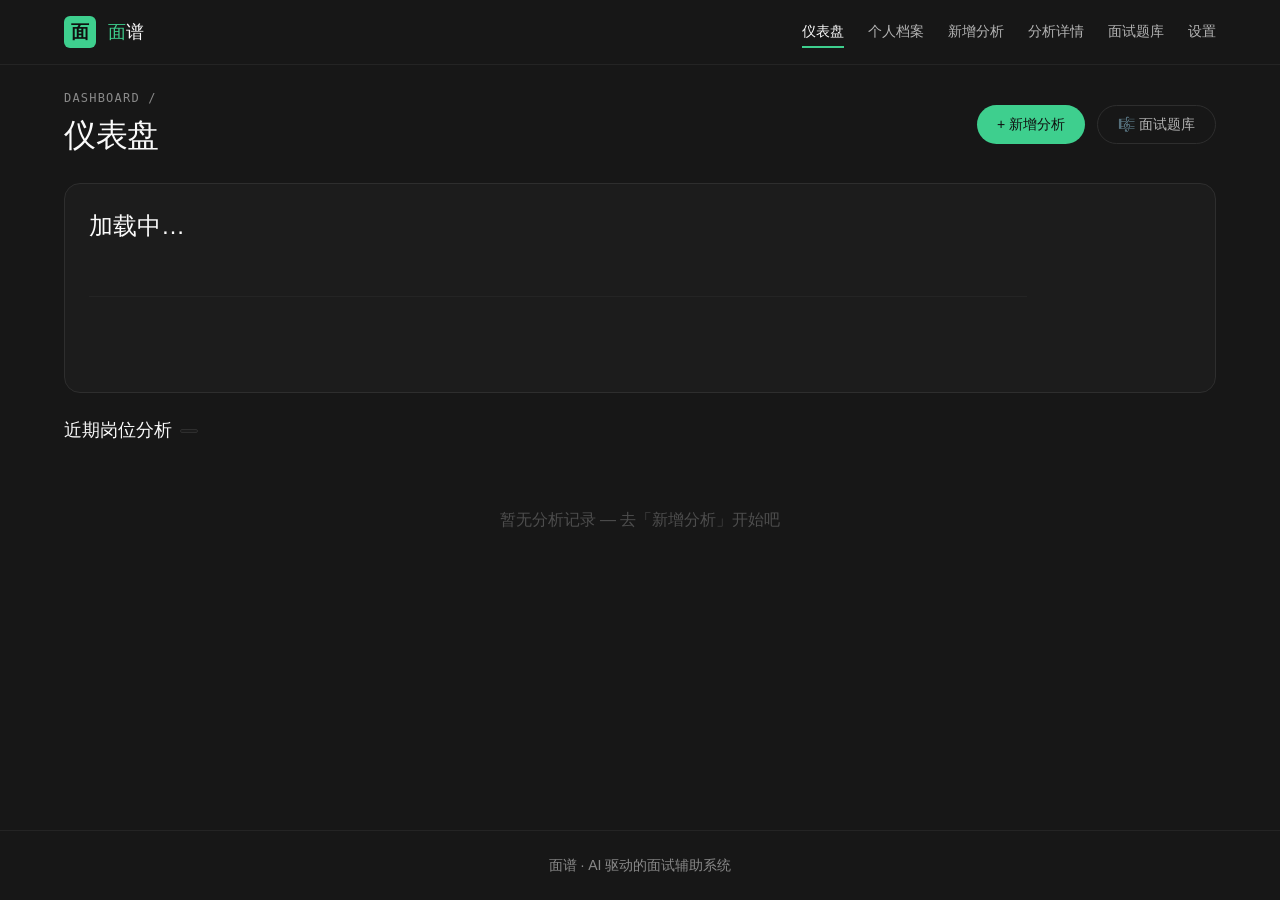
<file: 面试经/index.html>
﻿<!doctype html>
<html lang="zh-CN">
<head>
<meta charset="UTF-8">
<meta http-equiv="refresh" content="0;url=dashboard.html">
<title>面谱 — 面试辅助系统</title>
</head>
<body>
<script>location.href='dashboard.html'</script>
</body>
</html>
</file>
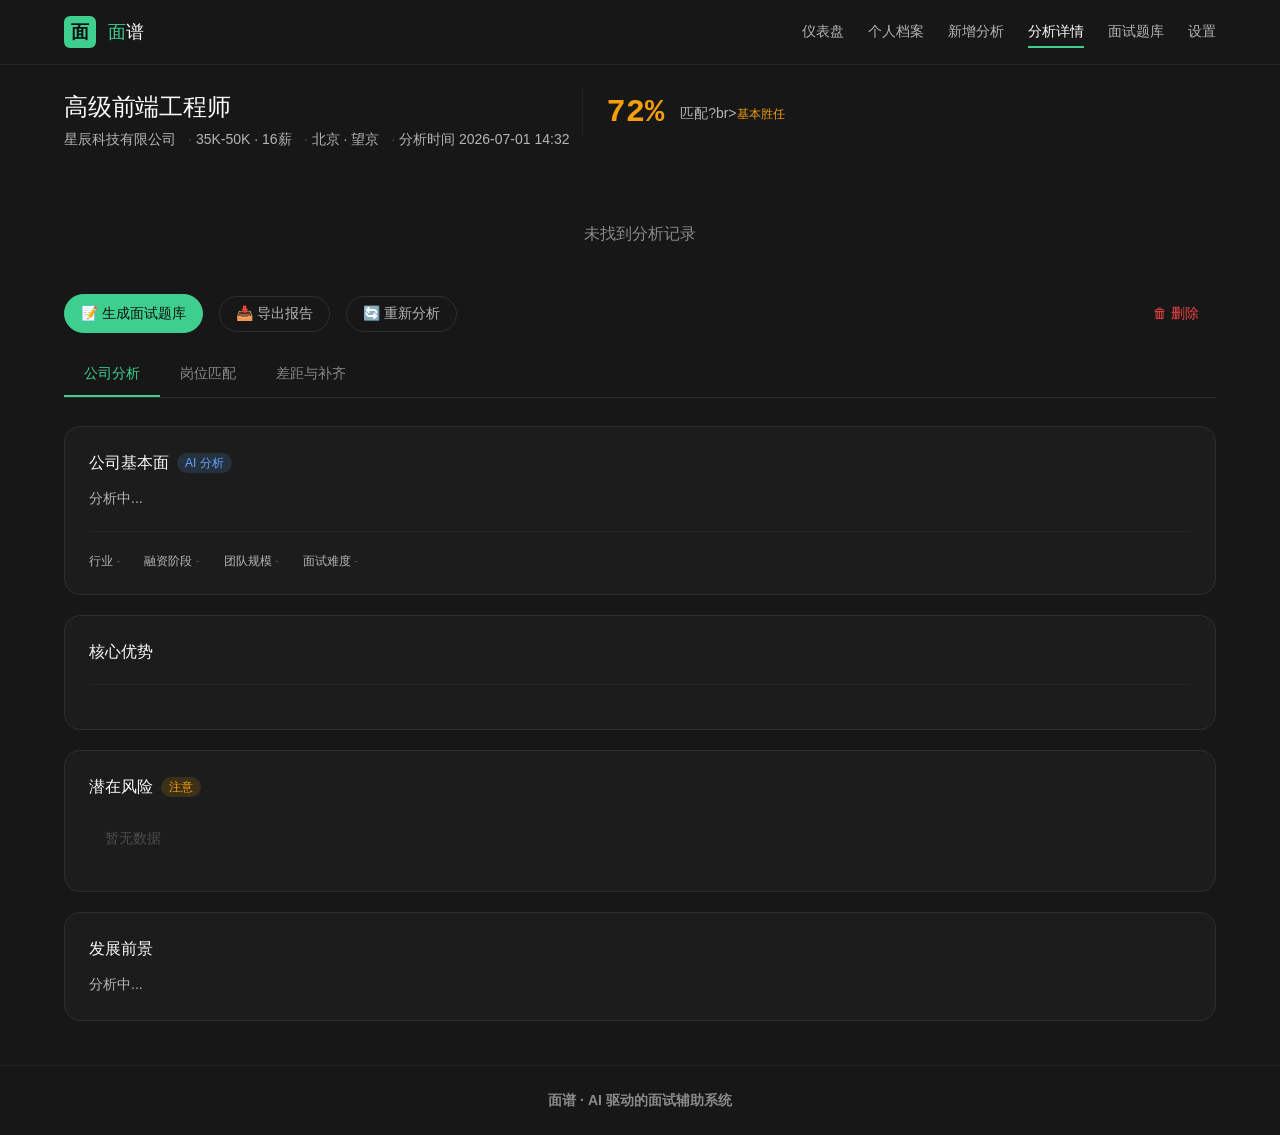
<file: 面试经/analyze-detail.html>
﻿<!doctype html>
<html lang="zh-CN">
<head>
<meta charset="UTF-8">
<link rel="stylesheet" href="css/main.css">
<meta name="viewport" content="width=device-width, initial-scale=1.0">
<title>分析详情 — 面谱</title>

</head>
<body>
<header class="header">
  <div class="header-inner">
    <div class="header-brand">
      <div class="brand-icon">面</div>
      <div class="brand-name"><span>面</span>谱</div>
    </div>
    <nav class="header-nav">
      <a href="dashboard.html">仪表盘</a>
      <a href="profile.html">个人档案</a>
      <a href="analyze-new.html">新增分析</a>
      <a href="analyze-detail.html" class="active">分析详情</a>
      <a href="question-bank.html">面试题库</a>
    </nav>
    
  </div>
</header>

<main class="page">
<div class="container">
  <div class="page-header">
    <div class="page-title-row">
      <div>
        <h1 class="page-job-title">高级前端工程师</h1>
        <div class="page-job-meta">
          <span class="meta-item">星辰科技有限公司</span>
          <span class="meta-item"><span class="sep">·</span>35K-50K · 16薪</span>
          <span class="meta-item"><span class="sep">·</span>北京 · 望京</span>
          <span class="meta-item"><span class="sep">·</span>分析时间 2026-07-01 14:32</span>
        </div>
      </div>
      <div class="match-score-large">
        <span class="score-value medium">72%</span>
        <span class="score-label">匹配?br><span style="font-size:var(--text-xs);color:var(--warn)">基本胜任</span></span>
      </div>
    </div>
  </div>

  <div class="action-bar" style="margin-bottom:var(--space-5)">
    <a href="question-bank.html" id="btnQuestionBank" class="action-btn primary" onclick="localStorage.setItem('qb_generated','true')">📝 生成面试题库</a>
    <button class="action-btn" onclick="exportAnalysis()">📥 导出报告</button>
    <button class="action-btn" onclick="reanalyze()">🔄 重新分析</button>
    <button class="action-btn danger" style="margin-left:auto" onclick="deleteCurrentAnalysis()">🗑 删除</button>
  </div>

  <!-- Tabs -->
  <div class="tab-bar">
    <button class="tab-btn active" data-tab="company">公司分析</button>
    <button class="tab-btn" data-tab="match">岗位匹配</button>
    <button class="tab-btn" data-tab="gap">差距与补齐</button>
  </div>

<div class="tab-content active" id="tab-company">
    <div class="report-card">
      <div class="rc-title">公司基本面<span class="badge blue">AI 分析</span></div>
      <p>分析中...</p>
      <div class="rc-meta">
        <div class="rc-meta-item"><strong>行业</strong> -</div>
        <div class="rc-meta-item"><strong>融资阶段</strong> -</div>
        <div class="rc-meta-item"><strong>团队规模</strong> -</div>
        <div class="rc-meta-item"><strong>面试难度</strong> -</div>
      </div>
    </div>

    <div class="report-card">
      <div class="rc-title">核心优势</div>
      <div class="rc-meta"></div>
    </div>

    <div class="report-card">
      <div class="rc-title">潜在风险 <span class="badge amber">注意</span></div>
      <div class="risk-list">
        <p style="color:var(--meta);padding:16px">暂无数据</p>
      </div>
    </div>

    <div class="report-card">
      <div class="rc-title">发展前景</div>
      <p>分析中...</p>
    </div>
  </div>

  <div class="tab-content" id="tab-match">
    <div class="report-card">
      <div class="rc-title">岗位匹配</div>
      <div class="match-list">
        <p style="color:var(--meta);padding:16px">暂无匹配数据</p>
      </div>
    </div>
    <div class="report-card">
      <div class="rc-title">经验与学历</div>
      <p style="color:var(--meta);padding:16px">暂无数据</p>
    </div>
  </div>

  <!-- Tab 3: Gap -->
  <div class="tab-content" id="tab-gap">
    <div class="report-card">
      <div class="rc-title">差距与补齐方案</div>
      <p style="font-size:var(--text-sm);color:var(--fg-2)">以下差距按优先级排序，每项包含具体的学习路径和预估时间。优先补齐高频要求的技能。</p>
    </div>

    <div class="gap-list">
      <div class="gap-card">
        <div class="gap-header">
          <span class="gap-title">1. Node.js 后端开发能力</span>
          <span class="gap-time">⏱ 2 周</span>
        </div>
        <div class="gap-desc">JD 中 Node.js 列为加分项，目前你仅有基础知识，缺少完整项目经验。补齐后将提升竞争力并拓宽全栈能力。</div>
        <div class="gap-plan"><strong>学习路径?/strong> ??Express/Koa 搭建一?CRUD API? 天）??接入数据库（Prisma/TypeORM? 天）??实现 JWT 认证 + 中间件（2 天）??结合 React 做一个完整全栈项目（5 天）<br><strong>推荐资源?/strong> 《Node.js 设计模式》第六版、Midway.js 官方教程、freeCodeCamp Node.js 课程</div>
        <div class="gap-alt">💡 替代策略：面试时强调"在前端工程化中已大量使用 Node.js 生态工具（Webpack/Vite 插件开发、CLI 工具），具备快速上手后端开发的能力"</div>
      </div>
      <div class="gap-card">
        <div class="gap-header">
          <span class="gap-title">2. 微前端深入实践</span>
          <span class="gap-time">⏱ 1 周</span>
        </div>
        <div class="gap-desc">你有微前端拆分经验，JD 强调"架构设计"能力，需要从使用者视角提升到架构设计视角。</div>
        <div class="gap-plan"><strong>学习路径?/strong> ?深入理解 qiankun/single-spa 原理? 天）??学习 Module Federation? 天）??设计一个微前端方案文档? 天）??思考沙箱隔离、通信机制、公共依赖管理等架构问题? 天）<br><strong>推荐资源?/strong> Module Federation 官方示例、qiankun 源码分析、淘系技术微前端系列文章</div>
        <div class="gap-alt">💡 替代策略：梳理你之前微前端改造中的架构决策和技术选型 reasoning，面试时突出"技术选型能力"而非"使用经验"</div>
      </div>
      <div class="gap-card">
        <div class="gap-header">
          <span class="gap-title">3. 开源项目贡献</span>
          <span class="gap-time">⏱ 3 天</span>
        </div>
        <div class="gap-desc">JD 将开源贡献列为加分项。这不需要长时间积累，可以策略性地快速补上一个有效贡献。</div>
        <div class="gap-plan"><strong>行动方案?/strong> ?找到你用过的某个开源库（React 相关最佳）???Issues 标签?"good first issue" ?"help wanted" 的任???提一个文档改进或小型 Bugfix PR ???PR 链接更新到简历上<br><strong>推荐方向?/strong> React 文档中文翻译、Ant Design 文档改进、你常用的开源组件库</div>
        <div class="gap-alt">💡 替代策略：如果来不及，可以在项目经验中详细描述你主导的组件库或内部工具的建设过程，展?类开?的工程思维</div>
      </div>
    </div>
  </div>
</div>
</main>

<footer class="footer"><div class="container">面谱 · AI 驱动的面试辅助系统</div></footer>

<script>
document.querySelectorAll('.tab-btn').forEach(btn => {
  btn.addEventListener('click', function() {
    document.querySelectorAll('.tab-btn').forEach(b => b.classList.remove('active'));
    document.querySelectorAll('.tab-content').forEach(c => c.classList.remove('active'));
    this.classList.add('active');
    document.getElementById('tab-' + this.dataset.tab).classList.add('active');
  });
});

// Question bank button state
function updateQuestionBankBtn() {
  const btn = document.getElementById('btnQuestionBank');
  if(!btn) return;
  if(localStorage.getItem('qb_generated') === 'true') {
    btn.textContent = '\u{1f393} 查看面试题库';
    btn.classList.remove('primary');
    btn.style.borderColor = 'var(--accent)';
    btn.style.color = 'var(--accent)';
  }
}
updateQuestionBankBtn();
</script>

<script src="js/storage.js"></script>
<script src="js/ai-adapter.js"></script>
<script src="js/app.js"></script>
<script src="js/analyze.js"></script>
</body>
</html>
</file>
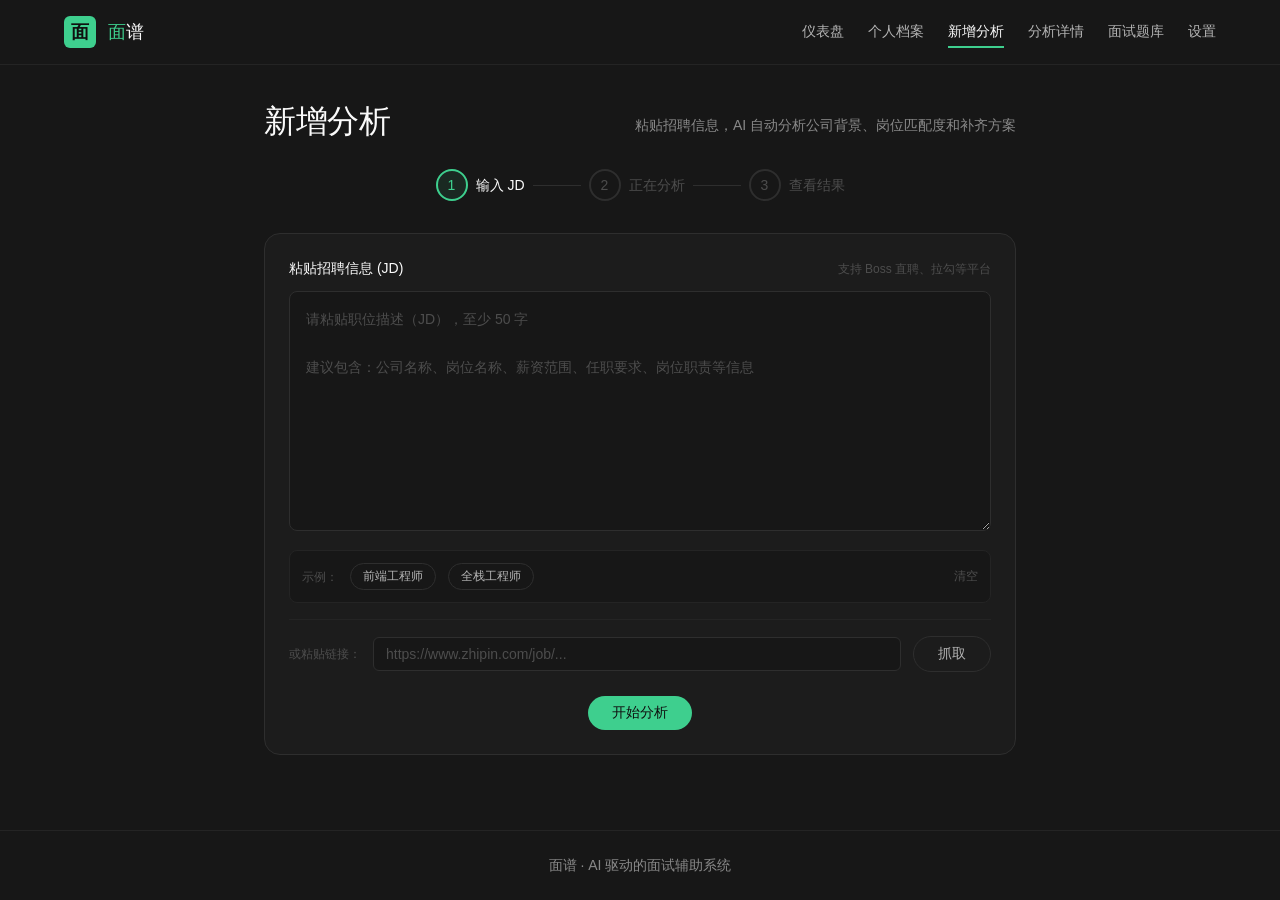
<file: 面试经/analyze-new.html>
﻿<!doctype html>
<html lang="zh-CN">
<head>
<meta charset="UTF-8">
<link rel="stylesheet" href="css/main.css">
<meta name="viewport" content="width=device-width, initial-scale=1.0">
<title>新增分析 — 面谱</title>
<style>
:root{
  --bg:#171717;--surface:#1c1c1c;--fg:#fafafa;--fg-2:#b4b4b4;--muted:#898989;--meta:#4d4d4d;
  --border:#2e2e2e;--border-soft:#242424;--accent:#3ecf8e;--accent-on:#0f0f0f;--accent-hover:#00c573;
  --font-display:"Circular","custom-font","Helvetica Neue",Helvetica,Arial,sans-serif;
  --font-body:"Circular","custom-font","Helvetica Neue",Helvetica,Arial,sans-serif;
  --font-mono:"Source Code Pro","Office Code Pro",Menlo,Monaco,Consolas,monospace;
  --text-xs:12px;--text-sm:14px;--text-base:16px;--text-lg:18px;--text-xl:24px;--text-2xl:32px;
  --leading-body:1.5;--leading-tight:1.00;--space-1:4px;--space-2:8px;--space-3:12px;--space-4:16px;
  --space-5:20px;--space-6:24px;--space-8:32px;--space-12:48px;
  --radius-sm:6px;--radius-md:8px;--radius-lg:16px;--radius-pill:9999px;
  --elev-flat:none;--elev-ring:0 0 0 1px var(--border);--elev-raised:0 0 0 1px var(--border),0 4px 12px rgba(0,0,0,0.4);
  --motion-fast:150ms;--motion-base:200ms;--ease-standard:cubic-bezier(0.2,0,0,1);
  --container-max:800px;--container-gutter-desktop:24px;--container-gutter-tablet:16px;--container-gutter-phone:16px;
}
*,*::before,*::after{box-sizing:border-box;margin:0;padding:0}
html{font-size:16px;-webkit-font-smoothing:antialiased}
body{font-family:var(--font-body);background:var(--bg);color:var(--fg);line-height:var(--leading-body);min-height:100vh;display:flex;flex-direction:column}
a{color:var(--accent);text-decoration:none}
.header{border-bottom:1px solid var(--border-soft);padding:var(--space-4) 0;position:sticky;top:0;background:var(--bg);z-index:100}
.header-inner{display:flex;align-items:center;justify-content:space-between;max-width:1200px;margin:0 auto;padding:0 24px}
.header-brand{display:flex;align-items:center;gap:var(--space-3)}
.brand-icon{width:32px;height:32px;background:var(--accent);border-radius:var(--radius-sm);display:flex;align-items:center;justify-content:center;color:var(--accent-on);font-weight:600;font-size:var(--text-lg)}
.brand-name{font-size:var(--text-lg);font-weight:500;letter-spacing:-0.02em}
.brand-name span{color:var(--accent)}
.header-nav{display:flex;align-items:center;gap:var(--space-6)}
.header-nav a{font-size:var(--text-sm);color:var(--fg-2);padding:var(--space-1) 0;border-bottom:2px solid transparent}
.header-nav a:hover,.header-nav a.active{color:var(--fg);border-bottom-color:var(--accent)}
@media(max-width:767px){.header-nav{display:none}.header-inner{padding:0 16px}}
.page{padding:var(--space-8) 0;flex:1}
.page-header{margin-bottom:var(--space-6);text-align:center}
.page-title{font-size:var(--text-2xl);font-weight:400;letter-spacing:-0.01em}
.page-sub{font-size:var(--text-sm);color:var(--muted);margin-top:var(--space-2)}
.stepper{display:flex;align-items:center;justify-content:center;gap:0;margin-bottom:var(--space-8)}
.step{display:flex;align-items:center;gap:var(--space-2)}
.step-circle{width:32px;height:32px;border-radius:50%;display:flex;align-items:center;justify-content:center;font-size:var(--text-sm);font-weight:500;border:2px solid var(--border);color:var(--meta);background:transparent}
.step.active .step-circle{border-color:var(--accent);color:var(--accent);background:color-mix(in oklab,var(--accent),transparent 90%)}
.step.done .step-circle{border-color:var(--accent);background:var(--accent);color:var(--accent-on)}
.step-label{font-size:var(--text-sm);color:var(--meta)}
.step.active .step-label{color:var(--fg)}
.step.done .step-label{color:var(--accent)}
.step-line{width:48px;height:1px;background:var(--border);margin:0 var(--space-2)}
.step.done + .step-line{background:var(--accent)}
.container{max-width:var(--container-max);margin:0 auto;padding:0 var(--container-gutter-desktop);width:100%}
@media(max-width:1023px){.container{padding:0 var(--container-gutter-tablet)}}
.btn-primary{padding:var(--space-2) var(--space-6);background:var(--accent);color:var(--accent-on);border:none;border-radius:var(--radius-pill);font-size:var(--text-sm);font-weight:500;cursor:pointer}
.btn-primary:hover{opacity:0.9}
.btn-secondary{padding:var(--space-2) var(--space-6);background:transparent;color:var(--fg-2);border:1px solid var(--border);border-radius:var(--radius-pill);font-size:var(--text-sm);cursor:pointer}
.input-card{background:var(--surface);border:1px solid var(--border);border-radius:var(--radius-lg);padding:var(--space-6)}
.input-label{font-size:var(--text-sm);font-weight:500;margin-bottom:var(--space-3);display:flex;align-items:center;justify-content:space-between}
.input-label .hint{font-size:var(--text-xs);color:var(--meta);font-weight:400}
.jd-textarea{width:100%;min-height:240px;padding:var(--space-4);background:var(--bg);border:1px solid var(--border);border-radius:var(--radius-md);color:var(--fg);font-size:var(--text-sm);font-family:var(--font-mono);line-height:1.7;resize:vertical}
.jd-textarea:focus{outline:none;border-color:var(--accent);box-shadow:0 0 0 2px color-mix(in oklab,var(--accent),transparent 70%)}
.example-bar{display:flex;align-items:center;gap:var(--space-3);margin-top:var(--space-3);padding:var(--space-3);background:var(--bg);border:1px solid var(--border-soft);border-radius:var(--radius-md)}
.example-bar span{font-size:var(--text-xs);color:var(--meta)}
.example-btn{padding:var(--space-1) var(--space-3);border:1px solid var(--border);border-radius:var(--radius-pill);font-size:var(--text-xs);background:transparent;color:var(--fg-2);cursor:pointer}
.example-btn:hover{border-color:var(--accent);color:var(--accent)}
.url-row{display:flex;gap:var(--space-3);margin-top:var(--space-4);padding-top:var(--space-4);border-top:1px solid var(--border-soft);align-items:center}
.url-row span{font-size:var(--text-xs);color:var(--meta);white-space:nowrap}
.url-input{flex:1;padding:var(--space-2) var(--space-3);background:var(--bg);border:1px solid var(--border);border-radius:var(--radius-sm);color:var(--fg);font-size:var(--text-sm)}
.url-input:focus{outline:none;border-color:var(--accent);box-shadow:0 0 0 2px color-mix(in oklab,var(--accent),transparent 70%)}
.submit-area{display:flex;justify-content:center;margin-top:var(--space-6)}
.progress-overlay{display:none;position:fixed;inset:0;background:rgba(0,0,0,0.6);z-index:200;align-items:center;justify-content:center;backdrop-filter:blur(4px)}
.progress-overlay.show{display:flex}
.progress-panel{background:var(--surface);border:1px solid var(--border);border-radius:var(--radius-lg);padding:var(--space-8);width:440px;max-width:90vw}
.progress-title{font-size:var(--text-lg);font-weight:500;margin-bottom:var(--space-6);text-align:center}
.progress-steps{display:flex;flex-direction:column;gap:var(--space-3)}
.progress-step{display:flex;align-items:center;gap:var(--space-3);padding:var(--space-2) var(--space-3);border-radius:var(--radius-sm)}
.progress-step.done{color:var(--accent)}
.progress-step.active{color:var(--fg);background:color-mix(in oklab,var(--accent),transparent 95%)}
.progress-step.pending{color:var(--meta)}
.step-status{width:20px;height:20px;flex-shrink:0;display:flex;align-items:center;justify-content:center}
.step-status .spinner{width:14px;height:14px;border:2px solid var(--accent);border-top-color:transparent;border-radius:50%;animation:spin 0.8s linear infinite}
@keyframes spin{to{transform:rotate(360deg)}}
.step-status .check{color:var(--accent);font-size:var(--text-base);font-weight:700}
.step-status .circle{width:8px;height:8px;border-radius:50%;background:var(--meta)}
.step-text{font-size:var(--text-sm)}
.step-time{font-size:var(--text-xs);color:var(--meta);margin-left:auto}
.done-state{display:none;text-align:center;padding:var(--space-8)}
.done-state.show{display:block}
.done-icon{width:56px;height:56px;border-radius:50%;background:color-mix(in oklab,var(--accent),transparent 80%);display:flex;align-items:center;justify-content:center;margin:0 auto var(--space-4);font-size:28px}
.done-state h2{font-size:var(--text-xl);font-weight:500;margin-bottom:var(--space-2)}
.done-state p{color:var(--fg-2);font-size:var(--text-sm);margin-bottom:var(--space-6)}
.done-actions{display:flex;justify-content:center;gap:var(--space-3)}
.footer{border-top:1px solid var(--border-soft);padding:var(--space-6) 0;text-align:center;font-size:var(--text-sm);color:var(--muted);margin-top:auto}
button:focus-visible,input:focus-visible,textarea:focus-visible,a:focus-visible{outline:2px solid var(--accent);outline-offset:2px}
</style>
</head>
<body>
<header class="header">
<div class="header-inner">
  <div class="header-brand">
    <div class="brand-icon">面</div>
    <div class="brand-name"><span>面</span>谱</div>
  </div>
  <nav class="header-nav">
    <a href="dashboard.html">仪表盘</a>
    <a href="profile.html">个人档案</a>
    <a href="analyze-new.html" class="active">新增分析</a>
    <a href="analyze-detail.html">分析详情</a>
    <a href="question-bank.html">面试题库</a>
  </nav>
</div>
</header><main class="page">
<div class="container">
  <div class="page-header">
    <h1 class="page-title">新增分析</h1>
    <p class="page-sub">粘贴招聘信息，AI 自动分析公司背景、岗位匹配度和补齐方案</p>
  </div>

  <!-- Stepper -->
  <div class="stepper">
    <div class="step active" id="step1">
      <div class="step-circle">1</div>
      <span class="step-label">输入 JD</span>
    </div>
    <div class="step-line"></div>
    <div class="step" id="step2">
      <div class="step-circle">2</div>
      <span class="step-label">正在分析</span>
    </div>
    <div class="step-line"></div>
    <div class="step" id="step3">
      <div class="step-circle">3</div>
      <span class="step-label">查看结果</span>
    </div>
  </div>

  <!-- Input Card -->
  <div class="input-card" id="inputCard">
    <div class="input-label">
      <span>粘贴招聘信息 (JD)</span>
      <span class="hint">支持 Boss 直聘、拉勾等平台</span>
    </div>
    <textarea class="jd-textarea" id="jdInput" placeholder="请粘贴职位描述（JD），至少 50 字&#10;&#10;建议包含：公司名称、岗位名称、薪资范围、任职要求、岗位职责等信息"></textarea>
    <div class="example-bar">
      <span>示例：</span>
      <button class="example-btn" onclick="fillExample()">前端工程师</button>
      <button class="example-btn" onclick="fillExample2()">全栈工程师</button>
      <button style="margin-left:auto;font-size:var(--text-xs);color:var(--meta);background:none;border:none;cursor:pointer" onclick="document.getElementById('jdInput').value=''">清空</button>
    </div>
    <div class="url-row">
      <span>或粘贴链接：</span>
      <input class="url-input" id="jdUrl" placeholder="https://www.zhipin.com/job/...">
      <button class="btn-secondary" onclick="fetchFromUrl()">抓取</button>
    </div>
    <div class="submit-area">
      <button class="btn-primary" id="btnStartAnalysis" onclick="startAnalysis()">开始分析</button>
    </div>
  </div>

  <!-- Progress Overlay -->
  <div class="progress-overlay" id="progressOverlay">
    <div class="progress-panel">
      <div class="progress-title" id="progressTitle">正在分析招聘信息…</div>
      <div class="progress-steps">
        <div class="progress-step active" id="step1">
          <div class="step-status"><span class="spinner"></span></div>
          <span class="step-text">正在解析 JD 信息…</span>
          <span class="step-time"></span>
        </div>
        <div class="progress-step" id="step2">
          <div class="step-status"><span class="circle"></span></div>
          <span class="step-text">正在分析公司信息…</span>
          <span class="step-time"></span>
        </div>
        <div class="progress-step" id="step3">
          <div class="step-status"><span class="circle"></span></div>
          <span class="step-text">正在对比岗位要求…</span>
          <span class="step-time"></span>
        </div>
        <div class="progress-step" id="step4">
          <div class="step-status"><span class="circle"></span></div>
          <span class="step-text">正在生成补齐方案…</span>
          <span class="step-time"></span>
        </div>
      </div>
      <div id="progressStatus" style="text-align:center;margin-top:var(--space-4);font-size:var(--text-sm);color:var(--fg-2)">请耐心等待…</div>
    </div>
  </div>

  <!-- Done State -->
  <div class="done-state" id="doneState">
    <div class="done-icon">✅</div>
    <h2>分析完成</h2>
    <p id="doneMessage">正在跳转至结果页面…</p>
    <div class="done-actions">
      <a href="dashboard.html" class="btn-secondary">返回仪表盘</a>
      <a href="analyze-detail.html" class="btn-primary">查看分析报告</a>
    </div>
  </div>
</div>
</main>

<footer class="footer"><div class="container">面谱 · AI 驱动的面试辅助系统</div></footer>

<script src="js/storage.js"></script>
<script src="js/ai-adapter.js"></script>
<script src="js/app.js"></script>
<script src="js/analyze.js"></script>
</body>
</html>
</file>
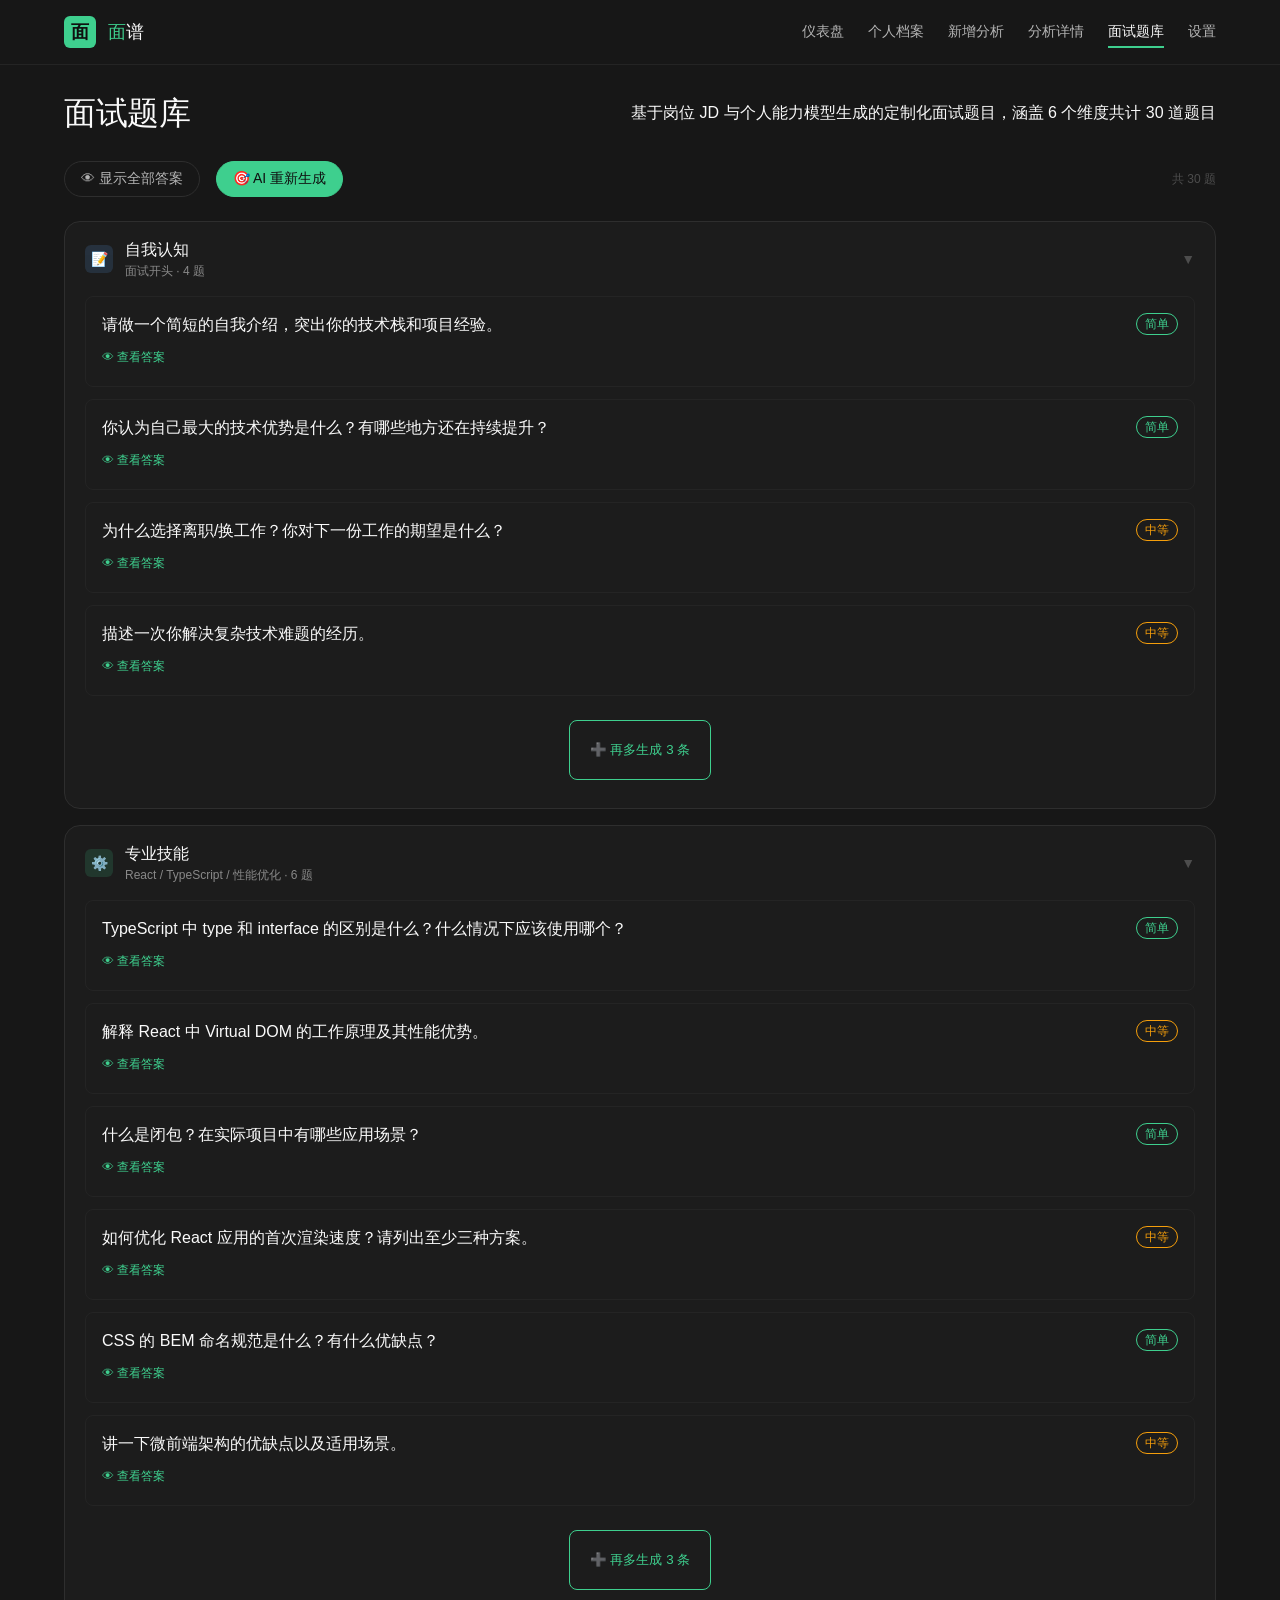
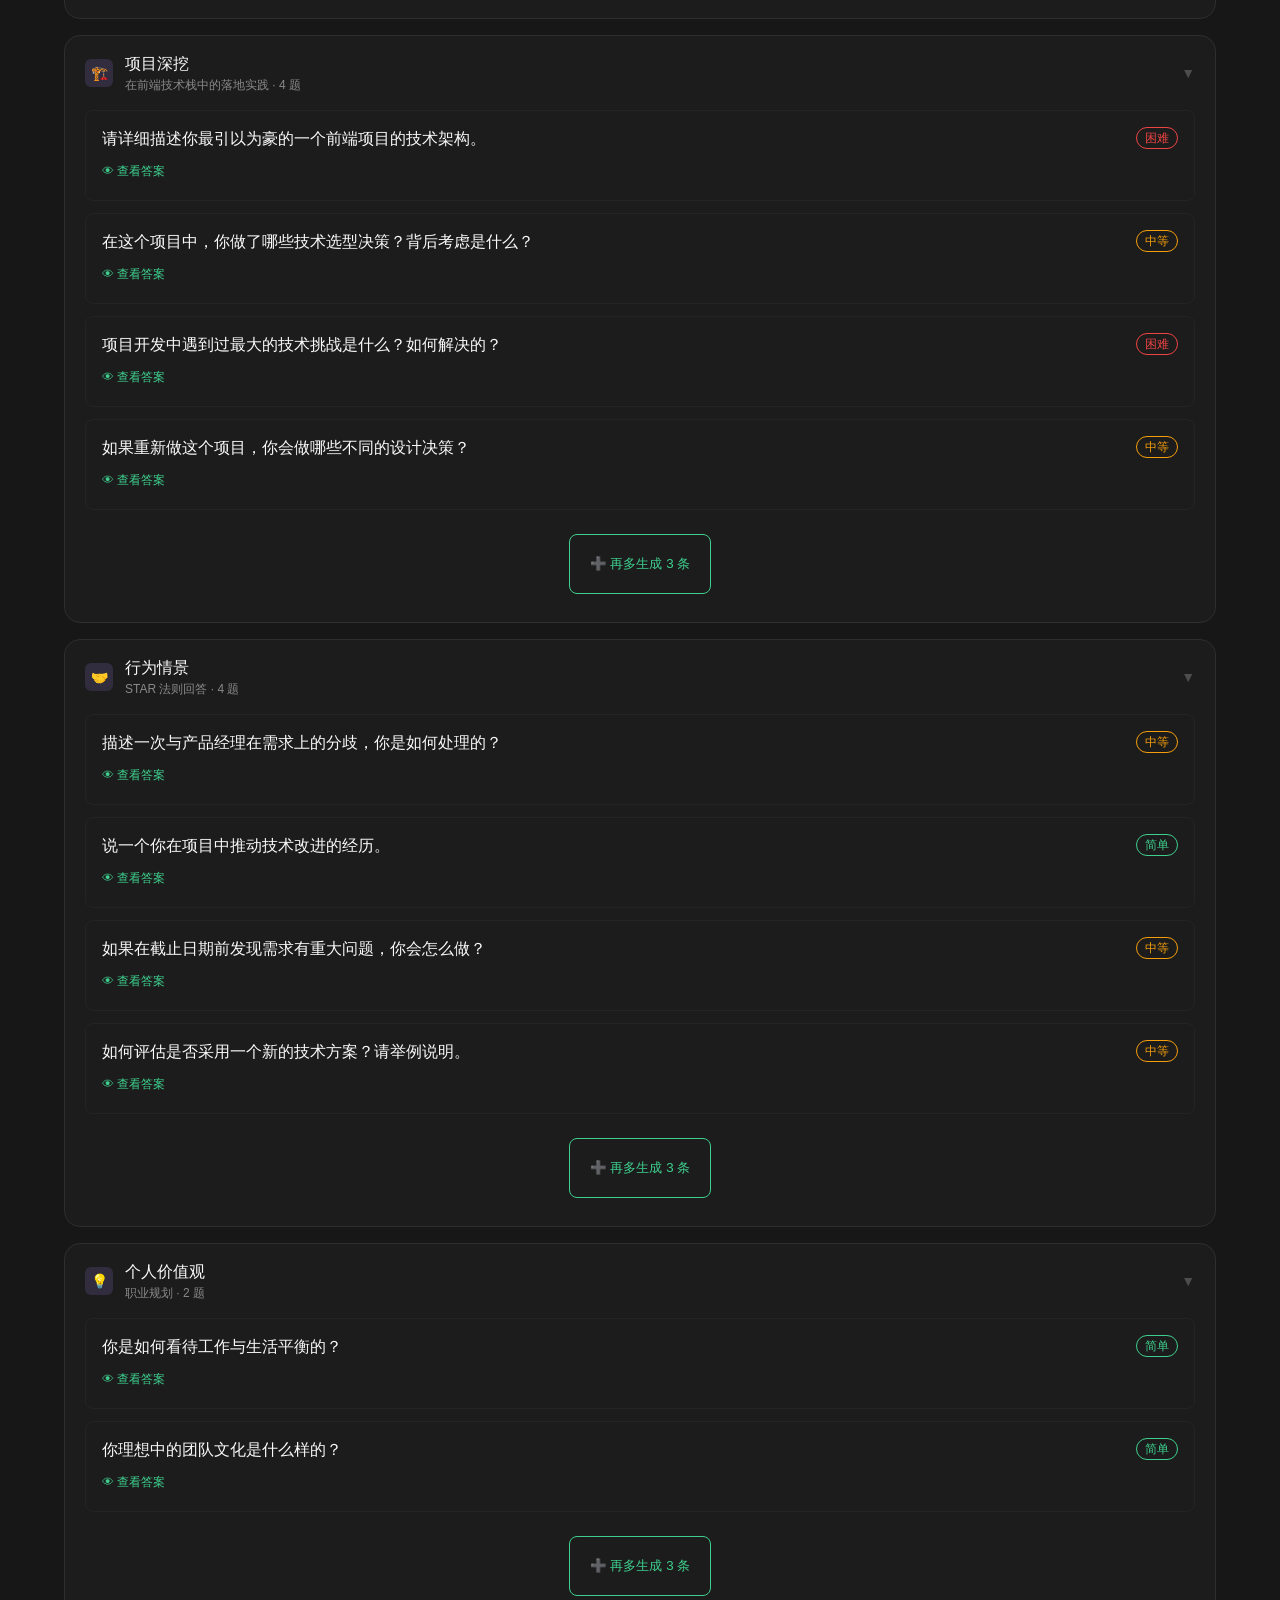
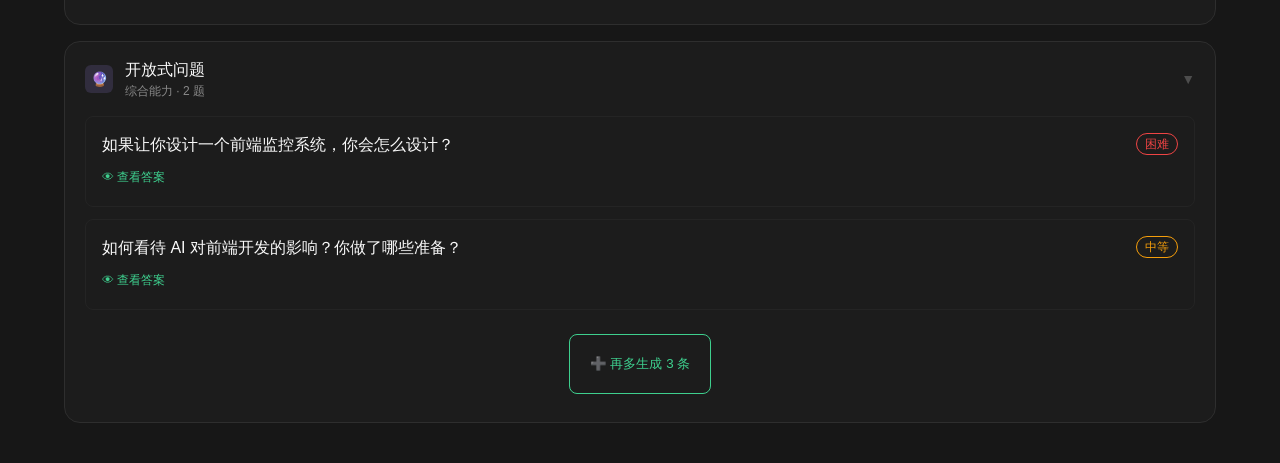
<file: 面试经/question-bank.html>
﻿<!doctype html>
<html lang="zh-CN">
<head>
<meta charset="UTF-8">
<link rel="stylesheet" href="css/main.css">
<meta name="viewport" content="width=device-width, initial-scale=1.0">
<title>面试题库 — 面谱</title>

</head>
<body>
<header class="header">
<div class="header-inner">
  <div class="header-brand">
    <div class="brand-icon">面</div>
    <div class="brand-name"><span>面</span>谱</div>
  </div>
  <nav class="header-nav">
    <a href="dashboard.html" >仪表盘</a>
    <a href="profile.html">个人档案</a>
    <a href="analyze-new.html">新增分析</a>
    <a href="analyze-detail.html">分析详情</a>
    <a href="question-bank.html" class="active">面试题库</a>
  </nav>
  
</div>
</header>
<main class="page">
<div class="container">
    <div class="page-header">
    <div class="page-title-row">
      <h1 class="page-title">面试题库</h1>
    </div>
    <p class="page-subtitle">基于岗位 JD 与个人能力模型生成的定制化面试题目，涵盖 6 个维度共计 30 道题目</p>
  </div>
  <div class="action-bar">
    <button class="action-btn" id="global-toggle-btn" onclick="toggleAllAnswers()">👁 显示全部答案</button>
    <button class="action-btn primary" onclick="generateFromHere()">🎯 AI 重新生成</button>
    <div class="spacer"></div>
    <span style="font-size:var(--text-xs);color:var(--meta)">共 <span id="totalCount">30</span> 题</span>
  </div>
  <div class="section-card" data-section="self_intro">
    <div class="section-header" onclick="toggleSection(this)">
      <div class="section-header-left">
        <div class="section-icon si-1">📝</div>
        <div>
          <div class="section-name">自我认知</div>
          <div class="section-meta" id="count-self_intro">面试开头 · 4 题</div>
        </div>
      </div>
      <span class="section-toggle">▼</span>
    </div>
    <div class="section-body" id="qsec-self_intro">
      <div class="q-card">
        <div class="q-card-header">
          <div class="q-text">请做一个简短的自我介绍，突出你的技术栈和项目经验。</div>
          <span class="q-difficulty easy">简单</span>
        </div>
        <div class="q-answer">我叫张工，拥有5年前端开发经验。熟练掌握React/TypeScript/Next.js等技术栈，主导过多个大型Web应用的架构设计与性能优化。最近的项目是一个面向企业的低代码平台，我负责核心编辑器模块的开发与团队管理。</div>
        <div style="display:flex;gap:var(--space-2);margin-top:var(--space-2)">
          <button class="q-expand-btn" onclick="toggleAnswer(this)">👁 查看答案</button>
        </div>
      </div>
      <div class="q-card">
        <div class="q-card-header">
          <div class="q-text">你认为自己最大的技术优势是什么？有哪些地方还在持续提升？</div>
          <span class="q-difficulty easy">简单</span>
        </div>
        <div class="q-answer">最大优势是架构设计能力——能从0到1搭建可扩展的前端架构。在持续提升的方向：WebAssembly性能优化和AI辅助编程工具的实际落地应用。</div>
        <div style="display:flex;gap:var(--space-2);margin-top:var(--space-2)">
          <button class="q-expand-btn" onclick="toggleAnswer(this)">👁 查看答案</button>
        </div>
      </div>
      <div class="q-card">
        <div class="q-card-header">
          <div class="q-text">为什么选择离职/换工作？你对下一份工作的期望是什么？</div>
          <span class="q-difficulty medium">中等</span>
        </div>
        <div class="q-answer">希望在更具技术挑战性的环境中成长，接触更高并发、更复杂的业务场景。期望加入一个有技术深度、注重代码质量的团队。</div>
        <div style="display:flex;gap:var(--space-2);margin-top:var(--space-2)">
          <button class="q-expand-btn" onclick="toggleAnswer(this)">👁 查看答案</button>
        </div>
      </div>
      <div class="q-card">
        <div class="q-card-header">
          <div class="q-text">描述一次你解决复杂技术难题的经历。</div>
          <span class="q-difficulty medium">中等</span>
        </div>
        <div class="q-answer">在低代码平台项目中，遇到渲染性能瓶颈——大量组件同时渲染导致页面卡顿。我通过虚拟列表+增量渲染+Web Worker的方案，将渲染时间从2.3秒降低到300ms。</div>
        <div style="display:flex;gap:var(--space-2);margin-top:var(--space-2)">
          <button class="q-expand-btn" onclick="toggleAnswer(this)">👁 查看答案</button>
        </div>
      </div>
      <div class="more-questions" style="text-align:center;padding:var(--space-3) 0" id="more-section-self_intro">
        <button class="action-btn" onclick="generateMore('self_intro')" style="color:var(--accent);border-color:var(--accent)">➕ 再多生成 3 条</button>
      </div>
    </div>
  </div>
  <div class="section-card" data-section="professional">
    <div class="section-header" onclick="toggleSection(this)">
      <div class="section-header-left">
        <div class="section-icon si-2">⚙️</div>
        <div>
          <div class="section-name">专业技能</div>
          <div class="section-meta">React / TypeScript / 性能优化 · 6 题</div>
        </div>
      </div>
      <span class="section-toggle">▼</span>
    </div>
    <div class="section-body" id="qsec-professional">
      <div class="q-card">
        <div class="q-card-header">
          <div class="q-text">TypeScript 中 type 和 interface 的区别是什么？什么情况下应该使用哪个？</div>
          <span class="q-difficulty easy">简单</span>
        </div>
        <div class="q-answer">interface 支持声明合并，更适合定义对象结构的契约；type 可以为联合类型、交叉类型等复杂类型起别名。优先使用 interface 定义公共 API 的类型，使用 type 处理联合类型、工具类型等场景。</div>
        <div style="display:flex;gap:var(--space-2);margin-top:var(--space-2)">
          <button class="q-expand-btn" onclick="toggleAnswer(this)">👁 查看答案</button>
        </div>
      </div>
      <div class="q-card">
        <div class="q-card-header">
          <div class="q-text">解释 React 中 Virtual DOM 的工作原理及其性能优势。</div>
          <span class="q-difficulty medium">中等</span>
        </div>
        <div class="q-answer">Virtual DOM 是真实 DOM 的轻量级 JS 对象表示。当状态变化时，React 通过 Diff 算法比较新旧 VDOM 树的差异，计算出最小化的 DOM 操作，再批量更新真实 DOM。优势：减少直接 DOM 操作次数、跨平台能力、声明式编程模型。</div>
        <div style="display:flex;gap:var(--space-2);margin-top:var(--space-2)">
          <button class="q-expand-btn" onclick="toggleAnswer(this)">👁 查看答案</button>
        </div>
      </div>
      <div class="q-card">
        <div class="q-card-header">
          <div class="q-text">什么是闭包？在实际项目中有哪些应用场景？</div>
          <span class="q-difficulty easy">简单</span>
        </div>
        <div class="q-answer">闭包是函数与其词法环境的组合。应用场景：防抖/节流函数、React Hooks（useState/useEffect 依赖闭包保存状态）、模块化私有变量、柯里化、高阶组件等。</div>
        <div style="display:flex;gap:var(--space-2);margin-top:var(--space-2)">
          <button class="q-expand-btn" onclick="toggleAnswer(this)">👁 查看答案</button>
        </div>
      </div>
      <div class="q-card">
        <div class="q-card-header">
          <div class="q-text">如何优化 React 应用的首次渲染速度？请列出至少三种方案。</div>
          <span class="q-difficulty medium">中等</span>
        </div>
        <div class="q-answer">1）代码分割（React.lazy + Suspense）按需加载；2）服务端渲染（Next.js）减少白屏时间；3）关键 CSS 内联、预加载关键资源；4）图片懒加载；5）Bundle 分析优化，移除未使用的依赖。</div>
        <div style="display:flex;gap:var(--space-2);margin-top:var(--space-2)">
          <button class="q-expand-btn" onclick="toggleAnswer(this)">👁 查看答案</button>
        </div>
      </div>
      <div class="q-card">
        <div class="q-card-header">
          <div class="q-text">CSS 的 BEM 命名规范是什么？有什么优缺点？</div>
          <span class="q-difficulty easy">简单</span>
        </div>
        <div class="q-answer">BEM 即 Block__Element--Modifier 命名模式。优点：命名清晰、组件间样式隔离、可维护性强。缺点：类名较长、在深层嵌套时不够灵活。适合大型项目团队协作。</div>
        <div style="display:flex;gap:var(--space-2);margin-top:var(--space-2)">
          <button class="q-expand-btn" onclick="toggleAnswer(this)">👁 查看答案</button>
        </div>
      </div>
      <div class="q-card">
        <div class="q-card-header">
          <div class="q-text">讲一下微前端架构的优缺点以及适用场景。</div>
          <span class="q-difficulty medium">中等</span>
        </div>
        <div class="q-answer">优点：独立开发部署、技术栈无关、增量迁移、隔离性。缺点：加载性能开销、样式/事件隔离复杂、公共依赖管理。适用场景：大型企业级应用、多团队协作、遗留系统渐进式重构。</div>
        <div style="display:flex;gap:var(--space-2);margin-top:var(--space-2)">
          <button class="q-expand-btn" onclick="toggleAnswer(this)">👁 查看答案</button>
        </div>
      </div>
      <div class="more-questions" style="text-align:center;padding:var(--space-3) 0" id="more-section-professional">
        <button class="action-btn" onclick="generateMore('professional')" style="color:var(--accent);border-color:var(--accent)">➕ 再多生成 3 条</button>
      </div>
    </div>
  </div>
  <div class="section-card" data-section="project">
    <div class="section-header" onclick="toggleSection(this)">
      <div class="section-header-left">
        <div class="section-icon si-3">🏗️</div>
        <div>
          <div class="section-name">项目深挖</div>
          <div class="section-meta">在前端技术栈中的落地实践 · 4 题</div>
        </div>
      </div>
      <span class="section-toggle">▼</span>
    </div>
    <div class="section-body" id="qsec-project">
      <div class="q-card">
        <div class="q-card-header">
          <div class="q-text">请详细描述你最引以为豪的一个前端项目的技术架构。</div>
          <span class="q-difficulty hard">困难</span>
        </div>
        <div class="q-answer">我主导设计的企业低代码平台前端架构采用微内核模式：核心层负责组件生命周期和渲染调度，插件层承载具体业务组件，通信层通过发布订阅模式实现跨组件协作。技术栈：React + TypeScript + Zustand + Monorepo。</div>
        <div style="display:flex;gap:var(--space-2);margin-top:var(--space-2)">
          <button class="q-expand-btn" onclick="toggleAnswer(this)">👁 查看答案</button>
        </div>
      </div>
      <div class="q-card">
        <div class="q-card-header">
          <div class="q-text">在这个项目中，你做了哪些技术选型决策？背后考虑是什么？</div>
          <span class="q-difficulty medium">中等</span>
        </div>
        <div class="q-answer">选择 Zustand 而非 Redux：API 简洁、TypeScript 支持好、不需要样板代码。选择 Monorepo（Turborepo）：共享类型定义和工具函数，统一构建流程。选择 Vite：开发启动快、HMR 体验优秀。</div>
        <div style="display:flex;gap:var(--space-2);margin-top:var(--space-2)">
          <button class="q-expand-btn" onclick="toggleAnswer(this)">👁 查看答案</button>
        </div>
      </div>
      <div class="q-card">
        <div class="q-card-header">
          <div class="q-text">项目开发中遇到过最大的技术挑战是什么？如何解决的？</div>
          <span class="q-difficulty hard">困难</span>
        </div>
        <div class="q-answer">低代码画布的性能问题：100+ 组件同时渲染导致交互卡顿。解决方案：虚拟列表（仅渲染可视区域组件）+ 增量渲染（非关键组件延迟渲染）+ 快照对比（避免不必要的重渲染），最终 60fps 流畅运行。</div>
        <div style="display:flex;gap:var(--space-2);margin-top:var(--space-2)">
          <button class="q-expand-btn" onclick="toggleAnswer(this)">👁 查看答案</button>
        </div>
      </div>
      <div class="q-card">
        <div class="q-card-header">
          <div class="q-text">如果重新做这个项目，你会做哪些不同的设计决策？</div>
          <span class="q-difficulty medium">中等</span>
        </div>
        <div class="q-answer">1）早期引入端到端测试（Playwright）而不是后期补；2）设计阶段就考虑国际化方案，避免后期大规模重构；3）组件库采用更严格的版本管理规范。</div>
        <div style="display:flex;gap:var(--space-2);margin-top:var(--space-2)">
          <button class="q-expand-btn" onclick="toggleAnswer(this)">👁 查看答案</button>
        </div>
      </div>
      <div class="more-questions" style="text-align:center;padding:var(--space-3) 0" id="more-section-project">
        <button class="action-btn" onclick="generateMore('project')" style="color:var(--accent);border-color:var(--accent)">➕ 再多生成 3 条</button>
      </div>
    </div>
  </div>
  <div class="section-card" data-section="behavioral">
    <div class="section-header" onclick="toggleSection(this)">
      <div class="section-header-left">
        <div class="section-icon si-3">🤝</div>
        <div>
          <div class="section-name">行为情景</div>
          <div class="section-meta">STAR 法则回答 · 4 题</div>
        </div>
      </div>
      <span class="section-toggle">▼</span>
    </div>
    <div class="section-body" id="qsec-behavioral">
      <div class="q-card">
        <div class="q-card-header">
          <div class="q-text">描述一次与产品经理在需求上的分歧，你是如何处理的？</div>
          <span class="q-difficulty medium">中等</span>
        </div>
        <div class="q-answer">运用 STAR 法则：情境（Situation）— 产品经理要求一周内完成复杂功能开发；任务（Task）— 评估技术可行性和开发成本；行动（Action）— 提供最小可行版本方案并展示技术约束；结果（Result）— 达成共识，分两期交付。</div>
        <div style="display:flex;gap:var(--space-2);margin-top:var(--space-2)">
          <button class="q-expand-btn" onclick="toggleAnswer(this)">👁 查看答案</button>
        </div>
      </div>
      <div class="q-card">
        <div class="q-card-header">
          <div class="q-text">说一个你在项目中推动技术改进的经历。</div>
          <span class="q-difficulty easy">简单</span>
        </div>
        <div class="q-answer">主动推动组内引入 TypeScript 迁移计划。先在小模块做 POC 验证收益，然后制定渐进式迁移路线图，编写迁移指南文档，组织 Code Review 保障质量。半年内团队所有新代码均使用 TypeScript 编写。</div>
        <div style="display:flex;gap:var(--space-2);margin-top:var(--space-2)">
          <button class="q-expand-btn" onclick="toggleAnswer(this)">👁 查看答案</button>
        </div>
      </div>
      <div class="q-card">
        <div class="q-card-header">
          <div class="q-text">如果在截止日期前发现需求有重大问题，你会怎么做？</div>
          <span class="q-difficulty medium">中等</span>
        </div>
        <div class="q-answer">1）立即评估影响范围和严重程度；2）及时同步项目经理和相关方；3）提供多个备选方案（延期/降级/分阶段）；4）制定应对计划并跟进执行。关键在于早暴露、早沟通。</div>
        <div style="display:flex;gap:var(--space-2);margin-top:var(--space-2)">
          <button class="q-expand-btn" onclick="toggleAnswer(this)">👁 查看答案</button>
        </div>
      </div>
      <div class="q-card">
        <div class="q-card-header">
          <div class="q-text">如何评估是否采用一个新的技术方案？请举例说明。</div>
          <span class="q-difficulty medium">中等</span>
        </div>
        <div class="q-answer">多维度评估：技术成熟度、团队熟悉度、社区活跃度、维护成本。举例：评估 Vite vs Webpack 时，我们用新项目做两周 POC，对比构建速度（5x 提升）、HMR 体验、插件生态覆盖度，最终决定在新项目中采用 Vite。</div>
        <div style="display:flex;gap:var(--space-2);margin-top:var(--space-2)">
          <button class="q-expand-btn" onclick="toggleAnswer(this)">👁 查看答案</button>
        </div>
      </div>
      <div class="more-questions" style="text-align:center;padding:var(--space-3) 0" id="more-section-behavioral">
        <button class="action-btn" onclick="generateMore('behavioral')" style="color:var(--accent);border-color:var(--accent)">➕ 再多生成 3 条</button>
      </div>
    </div>
  </div>
  <div class="section-card" data-section="values">
    <div class="section-header" onclick="toggleSection(this)">
      <div class="section-header-left">
        <div class="section-icon si-3">💡</div>
        <div>
          <div class="section-name">个人价值观</div>
          <div class="section-meta">职业规划 · 2 题</div>
        </div>
      </div>
      <span class="section-toggle">▼</span>
    </div>
    <div class="section-body" id="qsec-values">
      <div class="q-card">
        <div class="q-card-header">
          <div class="q-text">你是如何看待工作与生活平衡的？</div>
          <span class="q-difficulty easy">简单</span>
        </div>
        <div class="q-answer">追求可持续的工作节奏。在项目关键期可以适度加班冲刺，但长期来看高效的 8 小时工作胜过低效的 12 小时。注重持续学习与成长，工作内通过复杂项目积累经验，工作外参与开源社区和技术博客写作。</div>
        <div style="display:flex;gap:var(--space-2);margin-top:var(--space-2)">
          <button class="q-expand-btn" onclick="toggleAnswer(this)">👁 查看答案</button>
        </div>
      </div>
      <div class="q-card">
        <div class="q-card-header">
          <div class="q-text">你理想中的团队文化是什么样的？</div>
          <span class="q-difficulty easy">简单</span>
        </div>
        <div class="q-answer">透明开放、互相尊重、追求卓越。鼓励 Code Review 和技术分享，有建设性的反馈文化。团队有技术追求但不会过度工程化，在质量和效率之间找到平衡点。</div>
        <div style="display:flex;gap:var(--space-2);margin-top:var(--space-2)">
          <button class="q-expand-btn" onclick="toggleAnswer(this)">👁 查看答案</button>
        </div>
      </div>
      <div class="more-questions" style="text-align:center;padding:var(--space-3) 0" id="more-section-values">
        <button class="action-btn" onclick="generateMore('values')" style="color:var(--accent);border-color:var(--accent)">➕ 再多生成 3 条</button>
      </div>
    </div>
  </div>
  <div class="section-card" data-section="open">
    <div class="section-header" onclick="toggleSection(this)">
      <div class="section-header-left">
        <div class="section-icon si-3">🔮</div>
        <div>
          <div class="section-name">开放式问题</div>
          <div class="section-meta">综合能力 · 2 题</div>
        </div>
      </div>
      <span class="section-toggle">▼</span>
    </div>
    <div class="section-body" id="qsec-open">
      <div class="q-card">
        <div class="q-card-header">
          <div class="q-text">如果让你设计一个前端监控系统，你会怎么设计？</div>
          <span class="q-difficulty hard">困难</span>
        </div>
        <div class="q-answer">数据采集层（错误、性能、行为、自定义埋点）→ 数据处理层（采样、聚合、清洗）→ 存储查询层（时序数据库 + 搜索引擎）→ 可视化告警层（看板 + 智能告警）。关键：低侵入性 SDK、采样策略、sourcemap 还原、性能基线和自动告警阈值。</div>
        <div style="display:flex;gap:var(--space-2);margin-top:var(--space-2)">
          <button class="q-expand-btn" onclick="toggleAnswer(this)">👁 查看答案</button>
        </div>
      </div>
      <div class="q-card">
        <div class="q-card-header">
          <div class="q-text">如何看待 AI 对前端开发的影响？你做了哪些准备？</div>
          <span class="q-difficulty medium">中等</span>
        </div>
        <div class="q-answer">AI 是生产力工具而非替代者。Copilot 提升编码效率、AI 辅助代码审查、自动化测试生成。我做了：学习 Prompt Engineering、尝试 AI 辅助架构设计、关注 WebAssembly + AI 在客户端的落地前景。前端工程师的核心价值在于系统设计和用户体验。</div>
        <div style="display:flex;gap:var(--space-2);margin-top:var(--space-2)">
          <button class="q-expand-btn" onclick="toggleAnswer(this)">👁 查看答案</button>
        </div>
      </div>
      <div class="more-questions" style="text-align:center;padding:var(--space-3) 0" id="more-section-open">
        <button class="action-btn" onclick="generateMore('open')" style="color:var(--accent);border-color:var(--accent)">➕ 再多生成 3 条</button>
      </div>
    </div>
  </div>
  </div>
</div>
</main>

<script src="js/storage.js"></script>
<script src="js/ai-adapter.js"></script>
<script src="js/app.js"></script>
<script src="js/questions.js"></script>
</body>
</html>
</file>
<file: 面试经/css/main.css>
﻿/* ===========================================
   面试辅助系统「面谱」— 共享样式表
   版本：v1.0
   从所有 HTML 页面提取合并
   =========================================== */

/* ---- CSS 变量 ---- */
:root{
  --bg:#171717;--surface:#1c1c1c;--fg:#fafafa;--fg-2:#b4b4b4;--muted:#898989;--meta:#4d4d4d;
  --border:#2e2e2e;--border-soft:#242424;
  --accent:#3ecf8e;--accent-on:#0f0f0f;--accent-hover:#00c573;
  --warn:#f59e0b;--danger:#ef4444;
  --font-display:"Circular","custom-font","Helvetica Neue",Helvetica,Arial,sans-serif;
  --font-body:"Circular","custom-font","Helvetica Neue",Helvetica,Arial,sans-serif;
  --font-mono:"Source Code Pro","Office Code Pro",Menlo,Monaco,Consolas,monospace;
  --text-xs:12px;--text-sm:14px;--text-base:16px;--text-lg:18px;--text-xl:24px;--text-2xl:32px;
  --leading-body:1.5;--leading-tight:1.00;
  --space-1:4px;--space-2:8px;--space-3:12px;--space-4:16px;
  --space-5:20px;--space-6:24px;--space-8:32px;--space-12:48px;
  --radius-sm:6px;--radius-md:8px;--radius-lg:16px;--radius-pill:9999px;
  --elev-flat:none;--elev-ring:0 0 0 1px var(--border);
  --elev-raised:0 0 0 1px var(--border),0 4px 12px rgba(0,0,0,0.4);
  --motion-fast:150ms;--motion-base:200ms;--ease-standard:cubic-bezier(0.2,0,0,1);
  --container-max:1200px;
  --container-gutter-desktop:24px;--container-gutter-tablet:16px;--container-gutter-phone:16px;
}

/* ---- Reset & Base ---- */
*,*::before,*::after{box-sizing:border-box;margin:0;padding:0}
html{font-size:16px;-webkit-font-smoothing:antialiased}
body{font-family:var(--font-body);background:var(--bg);color:var(--fg);line-height:var(--leading-body);min-height:100vh;display:flex;flex-direction:column}
a{color:var(--accent);text-decoration:none}
a:hover{color:var(--accent-hover)}
h1,h2,h3,h4,h5,h6{margin:0;font-weight:inherit}
::selection{background:color-mix(in oklab,var(--accent),transparent 70%);color:var(--fg)}
button{cursor:pointer;font-family:inherit}

/* ---- Container ---- */
.container{max-width:var(--container-max);margin:0 auto;padding:0 var(--container-gutter-desktop);width:100%}
@media(max-width:1023px){.container{padding:0 var(--container-gutter-tablet)}}
@media(max-width:767px){.container{padding:0 var(--container-gutter-phone)}}

/* ---- Header ---- */
.header{border-bottom:1px solid var(--border-soft);padding:var(--space-4) 0;position:sticky;top:0;background:var(--bg);z-index:100}
.header-inner{display:flex;align-items:center;justify-content:space-between;max-width:var(--container-max);margin:0 auto;padding:0 var(--container-gutter-desktop)}
.header-brand{display:flex;align-items:center;gap:var(--space-3)}
.brand-icon{width:32px;height:32px;background:var(--accent);border-radius:var(--radius-sm);display:flex;align-items:center;justify-content:center;color:var(--accent-on);font-weight:600;font-size:var(--text-lg)}
.brand-name{font-size:var(--text-lg);font-weight:500;letter-spacing:-0.02em}
.brand-name span{color:var(--accent)}
.header-nav{display:flex;align-items:center;gap:var(--space-6)}
.header-nav a{font-size:var(--text-sm);color:var(--fg-2);padding:var(--space-1) 0;border-bottom:2px solid transparent;text-decoration:none}
.header-nav a:hover,.header-nav a.active{color:var(--fg);border-bottom-color:var(--accent)}
.header-user{display:flex;align-items:center;gap:var(--space-3);font-size:var(--text-sm);color:var(--fg-2)}
.avatar{width:32px;height:32px;border-radius:var(--radius-pill);background:var(--border);overflow:hidden}
.avatar svg{display:block}
@media(max-width:767px){.header-nav{display:none}.header-inner{padding:0 var(--container-gutter-phone)}}

/* ---- Page Layout ---- */
.page{padding:var(--space-6) 0;flex:1}
.page-header{margin-bottom:var(--space-6);display:flex;align-items:center;justify-content:space-between;flex-wrap:wrap;gap:var(--space-3)}
.page-title{font-size:var(--text-2xl);font-weight:400;letter-spacing:-0.01em}
.page-title .eyebrow{display:block;font-family:var(--font-mono);font-size:var(--text-xs);text-transform:uppercase;letter-spacing:1.2px;color:var(--muted);margin-bottom:var(--space-1)}

/* ---- Buttons ---- */
.btn-primary{padding:var(--space-2) var(--space-6);background:var(--accent);color:var(--accent-on);border:none;border-radius:var(--radius-pill);font-size:var(--text-sm);font-weight:500;cursor:pointer;transition:opacity var(--motion-fast)}
.btn-primary:hover{opacity:0.9}
.btn-primary:disabled{opacity:0.4;cursor:not-allowed}
.btn-secondary{padding:var(--space-2) var(--space-6);background:transparent;color:var(--fg-2);border:1px solid var(--border);border-radius:var(--radius-pill);font-size:var(--text-sm);cursor:pointer}
.btn-secondary:hover{border-color:var(--fg-2)}
.action-btn{background:var(--surface);border:1px solid var(--border);border-radius:var(--radius-md);padding:var(--space-5);text-align:center;transition:all var(--motion-base) var(--ease-standard);cursor:pointer}
.action-btn:hover{border-color:var(--accent);transform:translateY(-1px)}
.action-icon{font-size:28px;margin-bottom:var(--space-2)}
.action-label{font-size:var(--text-sm);font-weight:500}
.action-desc{font-size:var(--text-xs);color:var(--muted);margin-top:var(--space-1)}

/* ---- Summary Card ---- */
.summary-card{display:grid;grid-template-columns:1fr auto;gap:var(--space-6);background:var(--surface);border:1px solid var(--border);border-radius:var(--radius-lg);padding:var(--space-6);margin-bottom:var(--space-6)}
.summary-left{display:flex;flex-direction:column;gap:var(--space-2)}
.summary-name{font-size:var(--text-xl);font-weight:500}
.summary-title{color:var(--fg-2);font-size:var(--text-base)}
.summary-tags{display:flex;flex-wrap:wrap;gap:var(--space-2);margin-top:var(--space-1)}
.summary-tags .tag{display:inline-flex;align-items:center;padding:2px 10px;border-radius:var(--radius-pill);font-size:var(--text-xs);font-family:var(--font-mono);letter-spacing:0.3px;border:1px solid var(--border);color:var(--fg-2);background:transparent}
.summary-tags .tag.accent{border-color:var(--accent);color:var(--accent)}
.summary-radar{width:160px;height:160px;flex-shrink:0;position:relative}
.summary-radar svg{width:100%;height:100%}
.radar-label{font-size:10px;fill:var(--muted);text-anchor:middle;font-family:var(--font-body)}
.radar-value{font-size:9px;fill:var(--fg-2);text-anchor:middle;font-family:var(--font-mono)}
.summary-meta{font-size:var(--text-xs);color:var(--meta);margin-top:var(--space-1);border-top:1px solid var(--border-soft);padding-top:var(--space-3)}

/* ---- Analysis List ---- */
.analysis-list{display:flex;flex-direction:column;gap:var(--space-3);margin-bottom:var(--space-8)}
.analysis-card{background:var(--surface);border:1px solid var(--border);border-radius:var(--radius-md);padding:var(--space-4);display:flex;align-items:center;justify-content:space-between;transition:all var(--motion-fast) var(--ease-standard);cursor:pointer;color:inherit;text-decoration:none}
.analysis-card:hover{border-color:var(--accent);background:color-mix(in oklab,var(--accent),transparent 96%)}
.analysis-info{display:flex;flex-direction:column;gap:2px}
.analysis-company{font-size:var(--text-base);font-weight:500}
.analysis-position{font-size:var(--text-sm);color:var(--fg-2)}
.analysis-time{font-size:var(--text-xs);color:var(--meta);margin-top:var(--space-1)}
.analysis-right{display:flex;align-items:center;gap:var(--space-4)}
.match-badge{font-family:var(--font-mono);font-size:var(--text-sm);padding:var(--space-1) var(--space-3);border-radius:var(--radius-pill);border:1px solid;font-weight:500}
.match-badge.high{border-color:var(--accent);color:var(--accent)}
.match-badge.medium{border-color:var(--warn);color:var(--warn)}
.match-badge.low{border-color:var(--danger);color:var(--danger)}
.analysis-arrow{color:var(--meta);font-size:var(--text-lg)}

/* ---- Quick Actions ---- */
.quick-actions{display:grid;grid-template-columns:repeat(3,1fr);gap:var(--space-4);margin-bottom:var(--space-8)}
@media(max-width:767px){.quick-actions{grid-template-columns:1fr}}

/* ---- Section Title ---- */
.section-title{font-size:var(--text-lg);font-weight:500;margin-bottom:var(--space-4);display:flex;align-items:center;gap:var(--space-2)}
.section-title .count{font-family:var(--font-mono);font-size:var(--text-xs);color:var(--muted);background:var(--surface);border:1px solid var(--border);border-radius:var(--radius-pill);padding:1px 8px}

/* ---- Footer ---- */
.footer{border-top:1px solid var(--border-soft);padding:var(--space-6) 0;text-align:center;font-size:var(--text-sm);color:var(--muted);margin-top:auto}

/* ---- Focus States ---- */
button:focus-visible,a:focus-visible,.action-btn:focus-visible,.analysis-card:focus-visible,.q-expand-btn:focus-visible,.tab-btn:focus-visible,.card:focus-visible,.example-btn:focus-visible,.delete:focus-visible,.add-btn:focus-visible,.add-skill-btn:focus-visible,input:focus-visible,textarea:focus-visible{outline:2px solid var(--accent);outline-offset:2px;border-radius:var(--radius-sm)}
/* ===========================================
   Page: Profile
   =========================================== */
.version-bar{display:flex;align-items:center;gap:var(--space-3);margin-bottom:var(--space-6);padding:var(--space-3);background:var(--surface);border:1px solid var(--border);border-radius:var(--radius-md);overflow-x:auto}
.version-tab{padding:var(--space-2) var(--space-4);border-radius:var(--radius-pill);font-size:var(--text-sm);border:1px solid var(--border);cursor:pointer;white-space:nowrap;background:transparent;color:var(--fg-2)}
.version-tab.active{border-color:var(--accent);color:var(--accent);background:color-mix(in oklab,var(--accent),transparent 92%)}
.version-tab .status-dot{display:inline-block;width:6px;height:6px;border-radius:50%;margin-right:var(--space-2);vertical-align:middle}
.version-tab .status-dot.green{background:var(--accent)}
.version-tab .status-dot.gray{background:var(--meta)}
.version-upload{display:flex;align-items:center;gap:var(--space-2);margin-left:auto;padding:var(--space-2) var(--space-5);border:1px dashed var(--border);border-radius:var(--radius-pill);font-size:var(--text-sm);color:var(--muted);cursor:pointer;transition:all var(--motion-fast)}
.version-upload:hover{border-color:var(--accent);color:var(--accent)}
.profile-layout{display:grid;grid-template-columns:1fr 300px;gap:var(--space-6);align-items:start}
@media(max-width:1023px){.profile-layout{grid-template-columns:1fr}}
@media(max-width:767px){.sidebar{display:none}}
.form-section{background:var(--surface);border:1px solid var(--border);border-radius:var(--radius-lg);padding:var(--space-6);margin-bottom:var(--space-4)}
.form-section-title{font-size:var(--text-base);font-weight:500;margin-bottom:var(--space-4);display:flex;align-items:center;justify-content:space-between}
.form-section-title .section-nav{display:flex;gap:var(--space-2)}
.form-section-title .section-nav button{background:transparent;border:1px solid var(--border);color:var(--fg-2);padding:var(--space-1) var(--space-3);border-radius:var(--radius-sm);font-size:var(--text-xs);cursor:pointer}
.form-section-title .section-nav button:hover{border-color:var(--accent);color:var(--accent)}
.field-group{display:grid;grid-template-columns:1fr 1fr;gap:var(--space-4);margin-bottom:var(--space-4)}
@media(max-width:767px){.field-group{grid-template-columns:1fr}}
.field-group.single{grid-template-columns:1fr}
.field-label{display:block;font-size:var(--text-sm);color:var(--fg-2);margin-bottom:var(--space-1);font-weight:400}
.field-input{width:100%;padding:var(--space-2) var(--space-3);background:var(--bg);border:1px solid var(--border);border-radius:var(--radius-sm);color:var(--fg);font-size:var(--text-sm);font-family:var(--font-body);transition:border var(--motion-fast)}
.field-input:focus{outline:none;border-color:var(--accent);box-shadow:0 0 0 2px color-mix(in oklab,var(--accent),transparent 70%)}
.field-input::placeholder{color:var(--meta)}
textarea.field-input{resize:vertical;min-height:80px;font-family:var(--font-body)}
select.field-input{appearance:none;background-image:url("data:image/svg+xml,%3Csvg xmlns='http://www.w3.org/2000/svg' width='12' height='12' fill='%23898989' viewBox='0 0 16 16'%3E%3Cpath d='M8 11L3 6h10z'/%3E%3C/svg%3E");background-repeat:no-repeat;background-position:right 10px center;padding-right:30px}
select.field-input option{background:var(--surface);color:var(--fg)}
.exp-card{border:1px solid var(--border-soft);border-radius:var(--radius-md);padding:var(--space-4);margin-bottom:var(--space-3);position:relative}
.exp-card .exp-drag{position:absolute;left:var(--space-2);top:50%;transform:translateY(-50%);color:var(--meta);cursor:grab;font-size:var(--text-base)}
.exp-card .exp-body{padding-left:var(--space-4)}
.exp-card .exp-actions{position:absolute;right:var(--space-3);top:var(--space-3);display:flex;gap:var(--space-2)}
.exp-card .exp-actions button{background:transparent;border:1px solid var(--border);color:var(--meta);padding:2px 8px;border-radius:var(--radius-sm);font-size:var(--text-xs);cursor:pointer}
.exp-card .exp-actions button:hover{color:var(--fg-2)}
.exp-card .exp-actions .delete:hover{color:var(--danger);border-color:var(--danger)}
.add-btn{display:inline-flex;align-items:center;gap:var(--space-2);padding:var(--space-2) var(--space-4);border:1px dashed var(--border);border-radius:var(--radius-sm);font-size:var(--text-sm);color:var(--muted);cursor:pointer;transition:all var(--motion-fast);background:transparent;margin-top:var(--space-3)}
.add-btn:hover{border-color:var(--accent);color:var(--accent)}
.skill-tags{display:flex;flex-wrap:wrap;gap:var(--space-2);margin-bottom:var(--space-3)}
.skill-tag{display:inline-flex;align-items:center;gap:var(--space-1);padding:var(--space-1) var(--space-3);background:color-mix(in oklab,var(--accent),transparent 90%);border:1px solid color-mix(in oklab,var(--accent),transparent 70%);border-radius:var(--radius-pill);font-size:var(--text-xs);color:var(--accent)}
.skill-tag .remove{cursor:pointer;opacity:0.6;font-size:14px;line-height:1;margin-left:2px}
.skill-tag .remove:hover{opacity:1}
.skill-input-wrap{display:flex;gap:var(--space-2)}
.skill-input-wrap .field-input{flex:1}
.skill-input-wrap .add-skill-btn{padding:var(--space-2) var(--space-4);background:transparent;border:1px solid var(--border);border-radius:var(--radius-sm);color:var(--fg-2);font-size:var(--text-sm);cursor:pointer}
.skill-input-wrap .add-skill-btn:hover{border-color:var(--accent);color:var(--accent)}
.save-bar{position:sticky;bottom:0;background:var(--surface);border-top:1px solid var(--border);padding:var(--space-4) 0;margin-top:var(--space-6);display:flex;align-items:center;justify-content:flex-end;gap:var(--space-3)}

/* ---- Sidebar (profile) ---- */
.sidebar{display:flex;flex-direction:column;gap:var(--space-4)}
.sidebar-card{background:var(--surface);border:1px solid var(--border);border-radius:var(--radius-lg);padding:var(--space-5)}
.sidebar-card-title{font-size:var(--text-sm);font-weight:500;margin-bottom:var(--space-4);display:flex;align-items:center;justify-content:space-between}
.sidebar-card-title span{font-size:var(--text-xs);color:var(--muted);font-weight:400}
.dimension-list{display:flex;flex-direction:column;gap:var(--space-3)}
.dimension-row{display:flex;align-items:center;gap:var(--space-3)}
.dimension-name{flex:0 0 70px;font-size:var(--text-xs);color:var(--fg-2)}
.dimension-bar{flex:1;height:6px;background:var(--bg);border-radius:var(--radius-pill);overflow:hidden}
.dimension-fill{height:100%;border-radius:var(--radius-pill);background:var(--accent);transition:width var(--motion-base)}
.dimension-score{font-size:var(--text-xs);font-family:var(--font-mono);color:var(--fg-2);flex:0 0 24px;text-align:right}
.dimension-edit{font-size:var(--text-xs);color:var(--meta);cursor:pointer;flex:0 0 16px;text-align:center}
.dimension-edit:hover{color:var(--accent)}
.sidebar-note{font-size:var(--text-xs);color:var(--meta);line-height:1.5;margin-top:var(--space-3);padding-top:var(--space-3);border-top:1px solid var(--border-soft)}

/* ===========================================
   Page: Analyze New
   =========================================== */
.stepper{display:flex;align-items:center;justify-content:center;gap:0;margin-bottom:var(--space-8)}
.step{display:flex;align-items:center;gap:var(--space-2)}
.step-circle{width:32px;height:32px;border-radius:50%;display:flex;align-items:center;justify-content:center;font-size:var(--text-sm);font-weight:500;border:2px solid var(--border);color:var(--meta);background:transparent;transition:all var(--motion-base)}
.step.active .step-circle{border-color:var(--accent);color:var(--accent);background:color-mix(in oklab,var(--accent),transparent 90%)}
.step.done .step-circle{border-color:var(--accent);background:var(--accent);color:var(--accent-on)}
.step-label{font-size:var(--text-sm);color:var(--meta)}
.step.active .step-label{color:var(--fg)}
.step.done .step-label{color:var(--accent)}
.step-line{width:48px;height:1px;background:var(--border);margin:0 var(--space-2)}
.step.done + .step-line{background:var(--accent)}
.input-card{background:var(--surface);border:1px solid var(--border);border-radius:var(--radius-lg);padding:var(--space-6)}
.input-label{font-size:var(--text-sm);font-weight:500;margin-bottom:var(--space-3);display:flex;align-items:center;justify-content:space-between}
.input-label .hint{font-size:var(--text-xs);color:var(--meta);font-weight:400}
.jd-textarea{width:100%;min-height:240px;padding:var(--space-4);background:var(--bg);border:1px solid var(--border);border-radius:var(--radius-md);color:var(--fg);font-size:var(--text-sm);font-family:var(--font-mono);line-height:1.7;resize:vertical;transition:border var(--motion-fast)}
.jd-textarea:focus{outline:none;border-color:var(--accent);box-shadow:0 0 0 2px color-mix(in oklab,var(--accent),transparent 70%)}
.jd-textarea::placeholder{color:var(--meta);font-family:var(--font-body)}
.example-bar{display:flex;align-items:center;gap:var(--space-3);margin-top:var(--space-3);padding:var(--space-3);background:var(--bg);border:1px solid var(--border-soft);border-radius:var(--radius-md)}
.example-bar span{font-size:var(--text-xs);color:var(--meta)}
.example-btn{padding:var(--space-1) var(--space-3);border:1px solid var(--border);border-radius:var(--radius-pill);font-size:var(--text-xs);background:transparent;color:var(--fg-2);cursor:pointer;transition:all var(--motion-fast)}
.example-btn:hover{border-color:var(--accent);color:var(--accent)}
.url-row{display:flex;gap:var(--space-3);margin-top:var(--space-4);padding-top:var(--space-4);border-top:1px solid var(--border-soft);align-items:center}
.url-row span{font-size:var(--text-xs);color:var(--meta);white-space:nowrap}
.url-input{flex:1;padding:var(--space-2) var(--space-3);background:var(--bg);border:1px solid var(--border);border-radius:var(--radius-sm);color:var(--fg);font-size:var(--text-sm)}
.url-input:focus{outline:none;border-color:var(--accent);box-shadow:0 0 0 2px color-mix(in oklab,var(--accent),transparent 70%)}
.url-input::placeholder{color:var(--meta)}
.submit-area{display:flex;justify-content:center;margin-top:var(--space-6)}
.progress-overlay{display:none;position:fixed;inset:0;background:rgba(0,0,0,0.6);z-index:200;align-items:center;justify-content:center;backdrop-filter:blur(4px)}
.progress-overlay.show{display:flex}
.progress-panel{background:var(--surface);border:1px solid var(--border);border-radius:var(--radius-lg);padding:var(--space-8);width:440px;max-width:90vw}
.progress-title{font-size:var(--text-lg);font-weight:500;margin-bottom:var(--space-6);text-align:center}
.progress-steps{display:flex;flex-direction:column;gap:var(--space-3)}
.progress-step{display:flex;align-items:center;gap:var(--space-3);padding:var(--space-2) var(--space-3);border-radius:var(--radius-sm)}
.progress-step.done{color:var(--accent)}
.progress-step.active{color:var(--fg);background:color-mix(in oklab,var(--accent),transparent 95%)}
.progress-step.pending{color:var(--meta)}
.step-status{width:20px;height:20px;flex-shrink:0;display:flex;align-items:center;justify-content:center}
.step-status .spinner{width:14px;height:14px;border:2px solid var(--accent);border-top-color:transparent;border-radius:50%;animation:spin 0.8s linear infinite}
@keyframes spin{to{transform:rotate(360deg)}}
.step-status .check{color:var(--accent);font-size:var(--text-base);font-weight:700}
.step-status .circle{width:8px;height:8px;border-radius:50%;background:var(--meta)}
.step-text{font-size:var(--text-sm)}
.step-time{font-size:var(--text-xs);color:var(--meta);margin-left:auto}
.done-state{display:none;text-align:center;padding:var(--space-8)}
.done-state.show{display:block}
.done-icon{width:56px;height:56px;border-radius:50%;background:color-mix(in oklab,var(--accent),transparent 80%);display:flex;align-items:center;justify-content:center;margin:0 auto var(--space-4);font-size:28px}
.done-state h2{font-size:var(--text-xl);font-weight:500;margin-bottom:var(--space-2)}
.done-state p{color:var(--fg-2);font-size:var(--text-sm);margin-bottom:var(--space-6)}
.done-actions{display:flex;justify-content:center;gap:var(--space-3)}
/* ===========================================
   Page: Analyze Detail
   =========================================== */
.page-breadcrumb{font-size:var(--text-xs);color:var(--meta);margin-bottom:var(--space-2);font-family:var(--font-mono);text-transform:uppercase;letter-spacing:1px}
.page-title-row{display:flex;align-items:flex-start;justify-content:space-between;flex-wrap:wrap;gap:var(--space-3)}
.page-job-title{font-size:var(--text-xl);font-weight:500;letter-spacing:-0.01em}
.page-job-meta{display:flex;flex-wrap:wrap;gap:var(--space-3);margin-top:var(--space-1)}
.meta-item{font-size:var(--text-sm);color:var(--fg-2);display:flex;align-items:center;gap:var(--space-1)}
.meta-item .sep{color:var(--meta)}
.match-score-large{display:flex;align-items:center;gap:var(--space-4);padding-left:var(--space-6);border-left:1px solid var(--border-soft)}
.match-score-large .score-value{font-size:var(--text-2xl);font-weight:600;font-family:var(--font-mono)}
.match-score-large .score-label{font-size:var(--text-sm);color:var(--fg-2)}
.score-value.high{color:var(--accent)}
.score-value.medium{color:var(--warn)}
.score-value.low{color:var(--danger)}

/* ---- Tab Bar ---- */
.tab-bar{display:flex;gap:0;border-bottom:1px solid var(--border);margin-bottom:var(--space-6)}
.tab-btn{padding:var(--space-3) var(--space-5);font-size:var(--text-sm);color:var(--muted);background:transparent;border:none;border-bottom:2px solid transparent;cursor:pointer;transition:all var(--motion-fast)}
.tab-btn:hover{color:var(--fg-2)}
.tab-btn.active{color:var(--accent);border-bottom-color:var(--accent)}
.tab-content{display:none}
.tab-content.active{display:block;padding-top:var(--space-1)}

/* ---- Report Card ---- */
.report-card{background:var(--surface);border:1px solid var(--border);border-radius:var(--radius-lg);padding:var(--space-6);margin-bottom:var(--space-5)}
.report-card .rc-title{font-size:var(--text-base);font-weight:500;margin-bottom:var(--space-3);display:flex;align-items:center;gap:var(--space-2)}
.report-card .rc-title .badge{font-size:var(--text-xs);padding:1px 8px;border-radius:var(--radius-pill);font-weight:400}
.badge.green{background:color-mix(in oklab,var(--accent),transparent 85%);color:var(--accent)}
.badge.amber{background:color-mix(in oklab,var(--warn),transparent 85%);color:var(--warn)}
.badge.red{background:color-mix(in oklab,var(--danger),transparent 85%);color:var(--danger)}
.badge.blue{background:color-mix(in oklab,#60a5fa,transparent 85%);color:#60a5fa}
.report-card p{font-size:var(--text-sm);color:var(--fg-2);line-height:1.7}
.report-card .rc-meta{display:flex;flex-wrap:wrap;gap:var(--space-6);margin-top:var(--space-5);padding-top:var(--space-5);border-top:1px solid var(--border-soft)}
.rc-meta-item{font-size:var(--text-xs);color:var(--meta)}
.rc-meta-item strong{color:var(--fg-2);font-weight:500}
.risk-list{display:flex;flex-direction:column;gap:var(--space-3);margin-top:var(--space-3)}
.risk-item{display:flex;align-items:flex-start;gap:var(--space-3);padding:var(--space-4);border-radius:var(--radius-sm);font-size:var(--text-sm)}
.risk-item.high{border-left:3px solid var(--danger);background:color-mix(in oklab,var(--danger),transparent 95%)}
.risk-item.medium{border-left:3px solid var(--warn);background:color-mix(in oklab,var(--warn),transparent 95%)}
.risk-item.low{border-left:3px solid var(--meta);background:transparent}
.risk-level{font-size:var(--text-xs);font-family:var(--font-mono);padding:1px 6px;border-radius:var(--radius-sm);flex-shrink:0}
.risk-level.high{background:color-mix(in oklab,var(--danger),transparent 80%);color:var(--danger)}
.risk-level.medium{background:color-mix(in oklab,var(--warn),transparent 80%);color:var(--warn)}
.risk-level.low{background:color-mix(in oklab,var(--meta),transparent 80%);color:var(--meta)}
.risk-text{color:var(--fg-2);line-height:1.5}
.match-list{display:flex;flex-direction:column;gap:var(--space-3)}
.match-item{display:flex;align-items:flex-start;gap:var(--space-4);padding:var(--space-4);border:1px solid var(--border-soft);border-radius:var(--radius-md)}
.match-status{font-size:var(--text-lg);flex-shrink:0;width:28px;text-align:center;line-height:1.5}
.match-status.match{color:var(--accent)}
.match-status.partial{color:var(--warn)}
.match-status.miss{color:var(--danger)}
.match-info{flex:1}
.match-req{font-size:var(--text-sm);font-weight:500;color:var(--fg)}
.match-detail{font-size:var(--text-xs);color:var(--muted);margin-top:2px;line-height:1.5}
.gap-list{display:flex;flex-direction:column;gap:var(--space-3)}
.gap-card{border:1px solid var(--border-soft);border-radius:var(--radius-md);padding:var(--space-5)}
.gap-card .gap-header{display:flex;align-items:center;justify-content:space-between;margin-bottom:var(--space-3)}
.gap-card .gap-title{font-size:var(--text-sm);font-weight:500}
.gap-card .gap-time{font-size:var(--text-xs);color:var(--accent);font-family:var(--font-mono);padding:1px 8px;border:1px solid color-mix(in oklab,var(--accent),transparent 60%);border-radius:var(--radius-pill)}
.gap-card .gap-desc{font-size:var(--text-sm);color:var(--fg-2);line-height:1.6;margin-bottom:var(--space-2)}
.gap-card .gap-plan{font-size:var(--text-xs);color:var(--muted);padding:var(--space-3);background:color-mix(in oklab,var(--border),transparent 60%);border-radius:var(--radius-sm);line-height:1.6}
.gap-card .gap-plan strong{color:var(--fg-2)}
.gap-card .gap-alt{font-size:var(--text-xs);color:var(--meta);margin-top:var(--space-3);padding-top:var(--space-3);border-top:1px solid var(--border-soft)}

/* ---- Action Bar (Detail) ---- */
.action-bar{display:flex;align-items:center;gap:var(--space-4);flex-wrap:wrap;margin-bottom:var(--space-6)}
.action-bar .action-btn{padding:var(--space-2) var(--space-4);border:1px solid var(--border);border-radius:var(--radius-pill);font-size:var(--text-sm);background:transparent;color:var(--fg-2);cursor:pointer;display:inline-flex;align-items:center;gap:var(--space-2);transition:all var(--motion-fast)}
.action-bar .action-btn:hover{border-color:var(--accent);color:var(--accent)}
.action-bar .action-btn.primary{background:var(--accent);color:var(--accent-on);border-color:var(--accent)}
.action-bar .action-btn.primary:hover{background:var(--accent-hover);color:var(--accent-on)}
.action-bar .action-btn.danger{color:var(--danger);border-color:transparent}
.action-bar .action-btn.danger:hover{border-color:var(--danger)}
/* ===========================================
   Page: Question Bank
   =========================================== */
.qb-layout{display:grid;grid-template-columns:1fr 240px;gap:var(--space-6);align-items:start}
@media(max-width:1023px){.qb-layout{grid-template-columns:1fr}}
@media(max-width:767px){.sidebar-qb{display:none}}
.section-card{background:var(--surface);border:1px solid var(--border);border-radius:var(--radius-lg);margin-bottom:var(--space-4);overflow:hidden}
.section-header{display:flex;align-items:center;justify-content:space-between;padding:var(--space-4) var(--space-5);cursor:pointer;transition:background var(--motion-fast);user-select:none}
.section-header:hover{background:color-mix(in oklab,var(--accent),transparent 96%)}
.section-header-left{display:flex;align-items:center;gap:var(--space-3)}
.section-icon{width:28px;height:28px;border-radius:var(--radius-sm);display:flex;align-items:center;justify-content:center;font-size:14px}
.section-icon.si-1{background:color-mix(in oklab,#60a5fa,transparent 85%);color:#60a5fa}
.section-icon.si-2{background:color-mix(in oklab,var(--accent),transparent 85%);color:var(--accent)}
.section-icon.si-3{background:color-mix(in oklab,#a78bfa,transparent 85%);color:#a78bfa}
.section-icon.si-4{background:color-mix(in oklab,#fb7185,transparent 85%);color:#fb7185}
.section-icon.si-5{background:color-mix(in oklab,#fbbf24,transparent 85%);color:#fbbf24}
.section-icon.si-6{background:color-mix(in oklab,#f97316,transparent 85%);color:#f97316}
.section-name{font-size:var(--text-base);font-weight:500}
.section-meta{font-size:var(--text-xs);color:var(--muted)}
.section-toggle{font-size:var(--text-sm);color:var(--meta);transition:transform var(--motion-base);transform:rotate(0deg)}
.section-header.collapsed .section-toggle{transform:rotate(-90deg)}
.section-body{padding:0 var(--space-5) var(--space-4);display:block}
.section-header.collapsed + .section-body{display:none}

/* ---- Question Card ---- */
.q-card{border:1px solid var(--border-soft);border-radius:var(--radius-md);padding:var(--space-4);margin-bottom:var(--space-3);transition:border var(--motion-fast)}
.q-card:hover{border-color:var(--border)}
.q-card-header{display:flex;align-items:flex-start;justify-content:space-between;gap:var(--space-3);margin-bottom:var(--space-2)}
.q-card-title{font-size:var(--text-sm);font-weight:500;flex:1;line-height:1.5}
.q-card-tags{display:flex;align-items:center;gap:var(--space-2);flex-shrink:0}
.q-difficulty{font-size:var(--text-xs);padding:1px 8px;border-radius:var(--radius-pill);white-space:nowrap}
.q-difficulty.easy{border:1px solid var(--accent);color:var(--accent)}
.q-difficulty.medium{border:1px solid var(--warn);color:var(--warn)}
.q-difficulty.hard{border:1px solid var(--danger);color:var(--danger)}
.q-status{display:flex;gap:var(--space-1)}
.q-status-btn{width:22px;height:22px;border-radius:50%;border:1px solid var(--border);background:transparent;cursor:pointer;font-size:10px;display:flex;align-items:center;justify-content:center;color:transparent;transition:all var(--motion-fast)}
.q-status-btn:hover{border-color:var(--fg-2)}
.q-status-btn.done{background:var(--accent);border-color:var(--accent);color:var(--accent-on)}
.q-status-btn.star{color:var(--meta)}
.q-status-btn.star.active{color:var(--warn);border-color:var(--warn)}
.q-status-btn.review{color:var(--meta)}
.q-status-btn.review.active{color:#60a5fa;border-color:#60a5fa}
.q-answer{display:none;margin-top:var(--space-3);padding-top:var(--space-3);border-top:1px solid var(--border-soft);animation:fadeIn 200ms ease}
.q-answer.open{display:block}
@keyframes fadeIn{from{opacity:0}to{opacity:1}}
.q-answer-text{font-size:var(--text-sm);color:var(--fg-2);line-height:1.7}
.q-answer-tips{font-size:var(--text-xs);color:var(--muted);margin-top:var(--space-2);padding:var(--space-2) var(--space-3);background:var(--bg);border-radius:var(--radius-sm);line-height:1.5}
.q-expand-btn{padding:var(--space-1) 0;font-size:var(--text-xs);color:var(--accent);cursor:pointer;display:inline-flex;align-items:center;gap:var(--space-1);background:none;border:none}
.q-expand-btn:hover{color:var(--accent-hover)}
.q-card-new{animation:cardFadeIn 400ms ease both}
@keyframes cardFadeIn{from{opacity:0;transform:translateY(12px)}to{opacity:1;transform:translateY(0)}}

/* ---- Question Bank Sidebar ---- */
.sidebar-qb{display:flex;flex-direction:column;gap:var(--space-4);position:sticky;top:80px}
.filter-group{margin-bottom:var(--space-4)}
.filter-group:last-child{margin-bottom:0}
.filter-label{font-size:var(--text-xs);color:var(--muted);margin-bottom:var(--space-2);text-transform:uppercase;font-family:var(--font-mono);letter-spacing:1px}
.filter-option{display:flex;align-items:center;gap:var(--space-2);padding:var(--space-1) var(--space-2);border-radius:var(--radius-sm);cursor:pointer;font-size:var(--text-xs);color:var(--fg-2);transition:background var(--motion-fast)}
.filter-option:hover{background:color-mix(in oklab,var(--accent),transparent 95%)}
.filter-option input[type="checkbox"]{accent-color:var(--accent)}
.filter-count{font-size:var(--text-xs);color:var(--meta);margin-left:auto}
.filter-option.active{color:var(--accent)}

/* ---- Filter Action Bar (QB) ---- */
.action-bar .action-btn.toggle-on{color:var(--accent);border-color:var(--accent)}
.action-bar .spacer{flex:1}

/* ===========================================
   Utility: Toast
   =========================================== */
.toast-container{position:fixed;top:var(--space-4);right:var(--space-4);z-index:9999;display:flex;flex-direction:column;gap:var(--space-2)}
.toast{padding:var(--space-3) var(--space-5);border-radius:var(--radius-md);font-size:var(--text-sm);color:var(--fg);background:var(--surface);border:1px solid var(--border);box-shadow:var(--elev-raised);animation:toastIn 200ms ease}
.toast.success{border-color:var(--accent)}
.toast.error{border-color:var(--danger)}
.toast.warn{border-color:var(--warn)}
@keyframes toastIn{from{opacity:0;transform:translateX(20px)}to{opacity:1;transform:translateX(0)}}

/* ===========================================
   Settings Panel
   =========================================== */
.settings-group{display:flex;flex-direction:column;gap:var(--space-4)}
.settings-row{display:flex;align-items:center;gap:var(--space-4);padding:var(--space-3) 0}
.settings-row label{flex:0 0 120px;font-size:var(--text-sm);color:var(--fg-2)}
.settings-row select,.settings-row input{flex:1}
.test-btn{padding:var(--space-1) var(--space-4);border:1px solid var(--border);background:transparent;color:var(--fg-2);border-radius:var(--radius-pill);font-size:var(--text-xs);cursor:pointer}
.test-btn:hover{border-color:var(--accent);color:var(--accent)}
</file>
